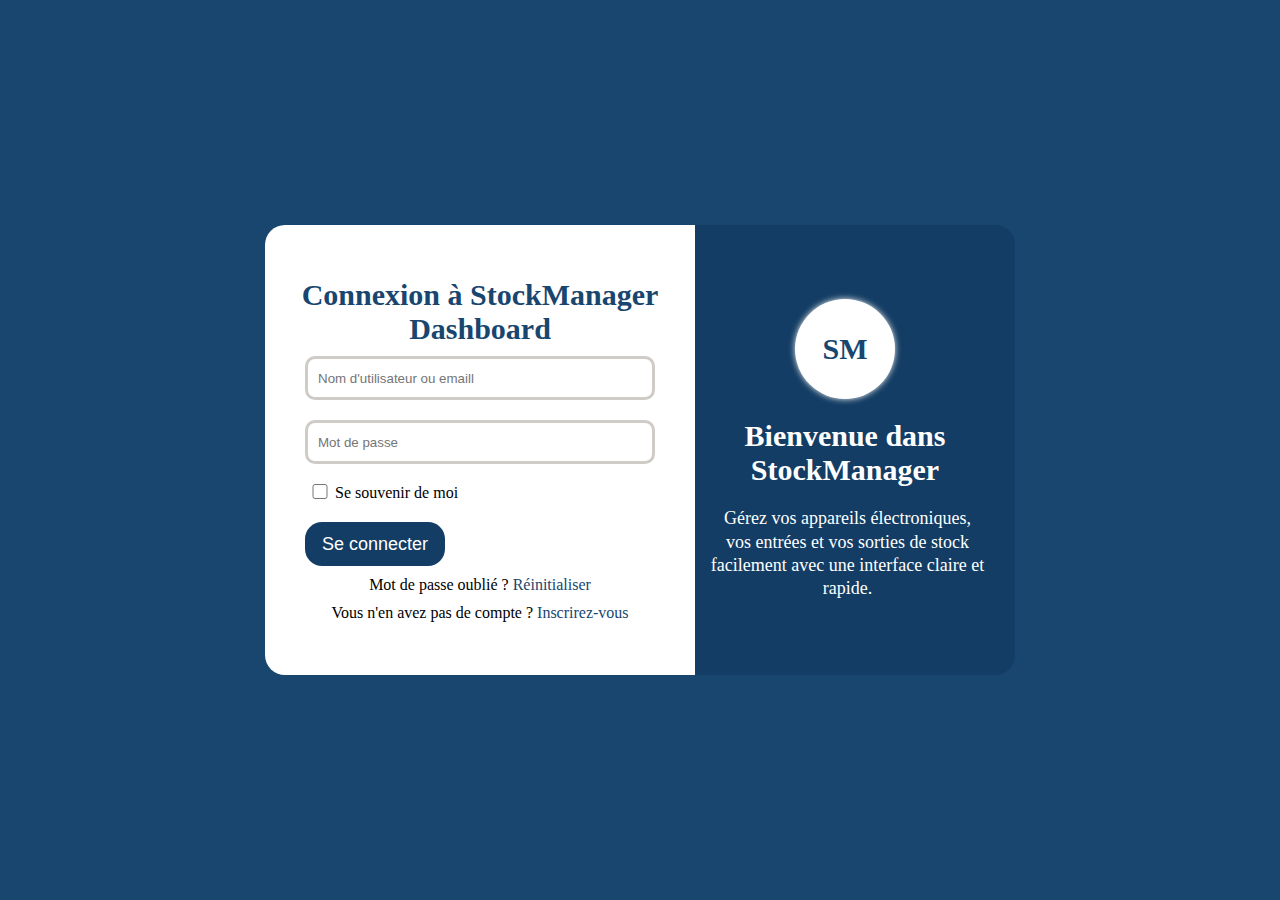
<file: index.html>
<!DOCTYPE html>
<html lang="en">

<head>
    <meta charset="UTF-8">
    <meta name="viewport" content="width=device-width, initial-scale=1.0">
    <title>Dashbord</title>
    <link rel="stylesheet" href="style.css">
</head>

<body>
    <section class="connexion">
        <div class="inscription">
            <h1>Connexion à StockManager Dashboard</h1>
            <form action="" class="login">
                <input type="email" placeholder="Nom d'utilisateur ou emaill" required>
                <input type="password" placeholder="Mot de passe" required>
                <div class="checkbox_type"><input type="checkbox" class="checkbox">
                    <p>Se souvenir de moi</p>
                </div>
                <button type="submit"> <a href="index_table_de_bord.html"> Se connecter </a> </button>
            </form>
            <div class="paragrah">
                <p>Mot de passe oublié ? <a href="#">Réinitialiser</a></p>
                <p>Vous n'en avez pas de compte ? <a href="index_inscription.html">Inscrirez-vous</a></p>
            </div>
        </div>

        <div class="bienvenue">
            <div class="cercle">
                <h1>SM</h1>
            </div>
            <h1>Bienvenue dans StockManager</h1>
            <p>Gérez vos appareils électroniques, vos entrées
                et vos sorties de stock facilement avec une
                interface claire et rapide.</p>
        </div>

    </section>

</body>

</html>
</file>
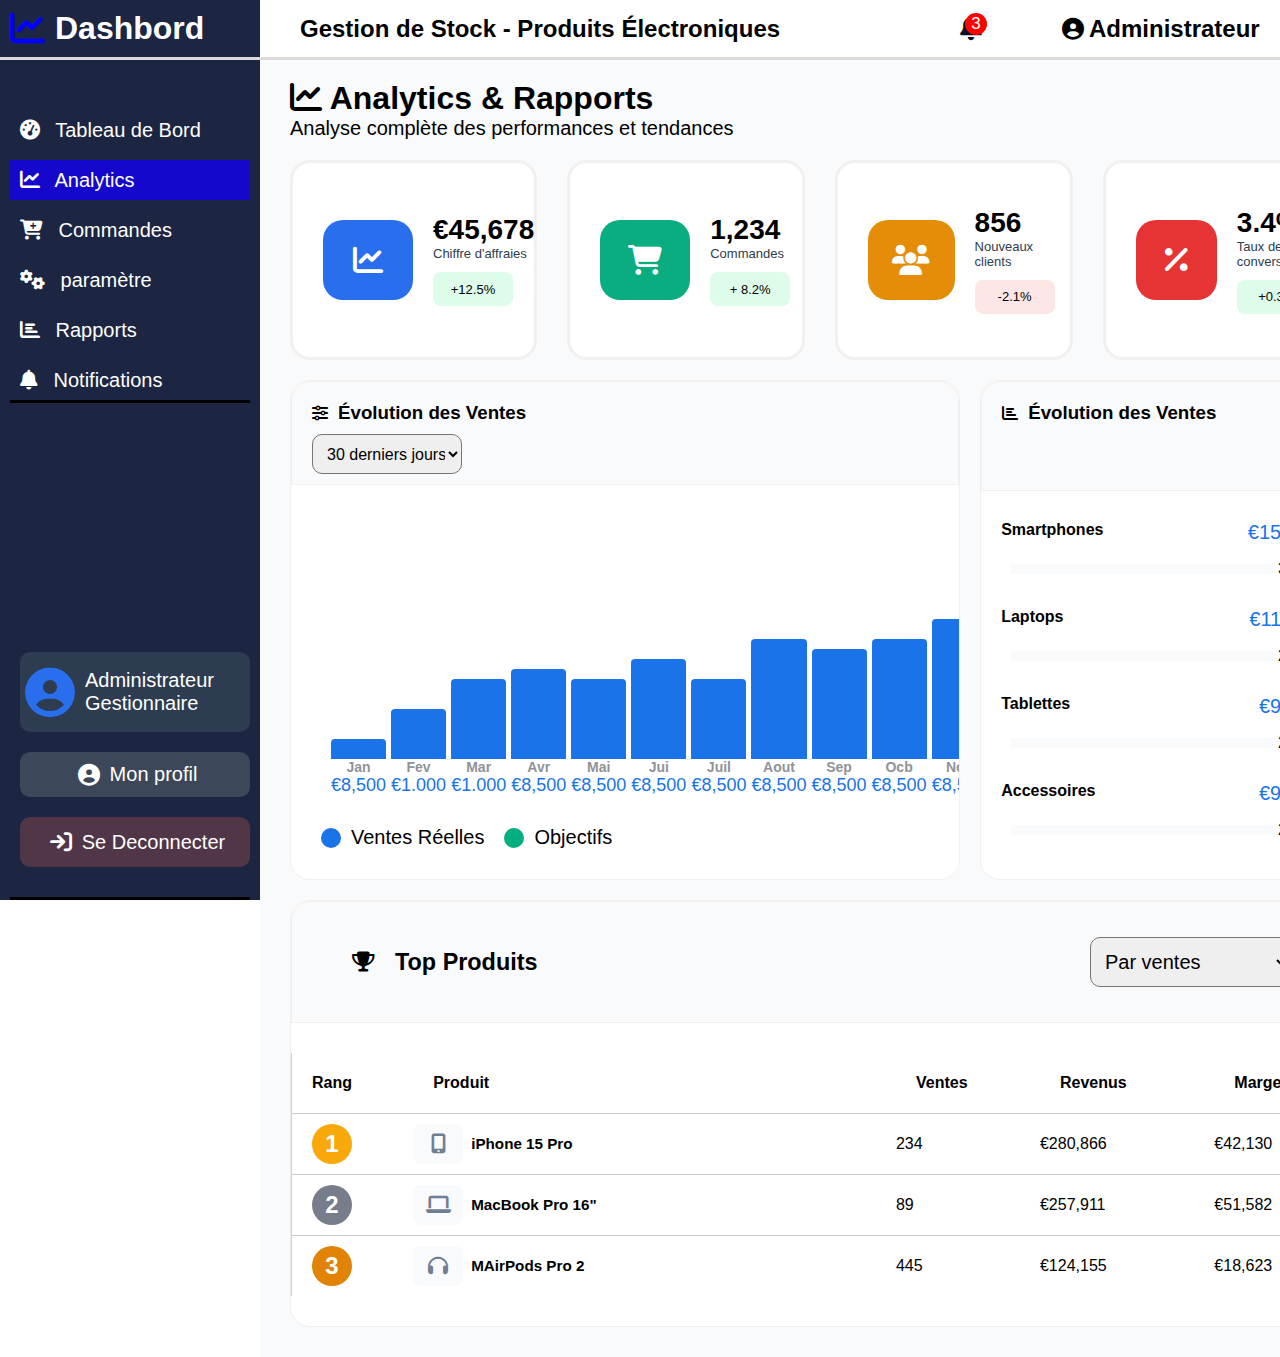
<file: index_analytics.html>
<!DOCTYPE html>
<html lang="fr">

<head>
    <meta charset="UTF-8">
    <meta name="viewport" content="width=device-width, initial-scale=1.0">
    <title>Dashbord</title>
    <link rel="stylesheet" href="style_dashbord_page.css">
    <link rel="stylesheet" href="https://cdnjs.cloudflare.com/ajax/libs/font-awesome/6.5.0/css/all.min.css">
</head>

<body>



    <header>
        <input type="checkbox" id="menu-toggle">
        <label for="menu-toggle" class="menu-icon">
            <span></span>
            <span></span>
            <span></span>
        </label>
        <div class="logo">
            <h2>Gestion de Stock - Produits Électroniques</h2>
            <div class="admins">
                <div class="notif">3</div>
                <div class="notif1"><i class="fa-solid fa-bell"></i></div>
                <div class="icons"><i class="fa-solid fa-circle-user"></i>
                    <h2>Administrateur</h2>
                </div>
            </div>
        </div>
        <nav class="nav-links">
            <div class="menu">
                <i class="fa-solid fa-chart-line"></i>
                <h1>Dashbord</h1>
            </div>
            <div class="menu-acceuil">
                <div class="nav">
                    <a href="index_table_de_bord.html"><i class="fa-solid fa-gauge-high"></i> Tableau de Bord</a>
                    <a href="index_analytics.html" class="bleu_tab"><i class="fa-solid fa-chart-line"></i> Analytics</a>
                    <a href="index_commande.html"><i class="fa-solid fa-cart-plus"></i> Commandes</a>
                    <a href="index_parametre.html"><i class="fa-solid fa-gears"></i> paramètre</a>
                    <a href="index_rapport.html"> <i class="fa-solid fa-chart-bar"></i> Rapports</a>
                    <a href="index_notification.html"><i class="fa-solid fa-bell"></i> Notifications</a>
                </div>

                <div class="sitting">
                    <div class=" admin"> <i class="fa-solid fa-circle-user"></i>
                        <p>Administrateur Gestionnaire</p>
                    </div>
                    <div class=" Profil"> <i class="fa-solid fa-circle-user"></i>
                        <a href="#sultan" id="close">
                            <p>Mon profil</p>
                        </a>
                    </div>
                    <div class=" connecter"> <i class="fa-solid fa-arrow-right-to-bracket"></i><a href="index.html">Se
                            Deconnecter</a></div>
                </div>
            </div>
        </nav>
    </header>
    <section class="Bord_principal">
        <div class="titre">
            <h1><i class="fa-solid fa-chart-line"></i> Analytics & Rapports</h1>
            <p>Analyse complète des performances et tendances</p>
        </div>


        <div class="gestion_analyt">
            <div class="analytic">
                <div class="imoj_chiff1"><i class="fa-solid fa-chart-line"></i></div>
                <div class="vente_1">
                    <!-- <h2>€45,678</h2> -->
                    <div class="chiffre">
                        <div class="chiff_1">
                            <h3>€45,678</h3>
                            <p>Chiffre d'affraies</p>
                        </div>

                        <!-- <div class="chiff_1">
                            <h3>+ 12.5%</h3>
                            <p>vs mois dernier</p>
                        </div> -->
                    </div>
                    <div class="detail_analy_1"> +12.5%</div>
                </div>
            </div>


            <div class="analytic">
                <div class="imoj1_chiff2"><i class="fa-solid fa-cart-shopping"></i></div>
                <div class="vente_1">
                    <!-- <h2>État du stock</h2> -->
                    <div class="chiffre">
                        <div class="chiff_1">
                            <h3>1,234</h3>
                            <p>Commandes</p>
                        </div>

                        <!-- <div class="chiff_1">
                            <h3>23</h3>
                            <p>Stock Total</p>
                        </div> -->
                    </div>
                    <div class="detail_analy_1"> + 8.2%</div>
                </div>
            </div>

            <div class="analytic">
                <div class="imoj1_chiff3"><i class="fa-solid fa-users"></i></div>
                <div class="vente_1">
                    <!-- <h2>Clients</h2> -->
                    <div class="chiffre">
                        <div class="chiff_1">
                            <h3>856</h3>
                            <p>Nouveaux clients</p>
                        </div>

                        <!-- <div class="chiff_1">
                            <h3>2,345</h3>
                            <p>Total clients</p>
                        </div> -->
                    </div>
                    <div class="detail_analy_2"> -2.1%</div>
                </div>
            </div>

            <div class="analytic">
                <div class="imoj1_chiff4"><i class="fa-solid fa-percent"></i></div>
                <div class="vente_1">
                    <!-- <h2>Clients</h2> -->
                    <div class="chiffre">
                        <div class="chiff_1">
                            <h3>3.4%</h3>
                            <p>Taux de conversion</p>
                        </div>

                        <!-- <div class="chiff_1">
                            <h3>2,345</h3>
                            <p>Total clients</p>
                        </div> -->
                    </div>
                    <div class="detail_analy_1"> +0.3%</div>
                </div>
            </div>
        </div>
        <div class="evolution">
            <div class="Tableau_rapport_analyt">
                <div class="historique_evolution ">
                    <div class="evolu_vente">
                        <i class="fa-solid fa-sliders"></i>
                        <h3>Évolution des Ventes</h3>
                    </div>
                    <select name="#" id="">
                        <option value="">30 derniers jours</option>
                        <option value="">29</option>
                        <option value="">28</option>
                        <option value="">27</option>
                        <option value="">25</option>
                    </select>
                </div>
                <!-- <div class="evolut"> -->
                <div class="evolu_system">
                    <div class="diagramm">
                        <div class="jan"></div>
                        <div class="les12_mois">
                            <h4>Jan</h4>
                            <p>€8,500</p>
                        </div>
                    </div>
                    <div class="diagramm">
                        <div class="fev"></div>
                        <div class="les12_mois">
                            <h4>Fev</h4>
                            <p>€1.000</p>
                        </div>
                    </div>
                    <div class="diagramm">
                        <div class="mar"></div>
                        <div class="les12_mois">
                            <h4>Mar</h4>
                            <p>€1.000</p>
                        </div>
                    </div>
                    <div class="diagramm">
                        <div class="avr"></div>
                        <div class="les12_mois">
                            <h4>Avr</h4>
                            <p>€8,500</p>
                        </div>
                    </div>
                    <div class="diagramm">
                        <div class="mai"></div>
                        <div class="les12_mois">
                            <h4>Mai</h4>
                            <p>€8,500</p>
                        </div>
                    </div>
                    <div class="diagramm">
                        <div class="jun"></div>
                        <div class="les12_mois">
                            <h4>Jui</h4>
                            <p>€8,500</p>
                        </div>
                    </div>
                    <div class="diagramm">
                        <div class="juil"></div>
                        <div class="les12_mois">
                            <h4>Juil</h4>
                            <p>€8,500</p>
                        </div>
                    </div>
                    <div class="diagramm">
                        <div class="aut"></div>
                        <div class="les12_mois">
                            <h4>Aout</h4>
                            <p>€8,500</p>
                        </div>
                    </div>
                    <div class="diagramm">
                        <div class="sep"></div>
                        <div class="les12_mois">
                            <h4>Sep</h4>
                            <p>€8,500</p>
                        </div>
                    </div>
                    <div class="diagramm">
                        <div class="oct"></div>
                        <div class="les12_mois">
                            <h4>Ocb</h4>
                            <p>€8,500</p>
                        </div>
                    </div>
                    <div class="diagramm">
                        <div class="nov"></div>
                        <div class="les12_mois">
                            <h4>Nov</h4>
                            <p>€8,500</p>
                        </div>
                    </div>
                    <div class="diagramm">
                        <div class="dec"></div>
                        <div class="les12_mois">
                            <h4>Dec</h4>
                            <p>€8,500</p>
                        </div>
                    </div>
                </div>

                <!-- <div class="evolu_system"> -->

                <!-- </div> -->


                <!-- </div> -->
                <div class="bleu_roug">
                    <div class="ron">
                        <div class="bleu"></div>
                        <p>Ventes Réelles</p>
                    </div>
                    <div class="ron">
                        <div class="vert"></div>
                        <p>Objectifs</p>
                    </div>
                </div>
            </div>

            <div class="Tableau_rapport_analyt_1">
                <div class="historique_evolution ">
                    <div class="evolu_vente">
                        <i class="fa-solid fa-chart-bar"></i>
                        <h3>Évolution des Ventes</h3>
                    </div>
                </div>
                <div class="pourcentage_base">
                    <div class="smartph">
                        <h4>Smartphones</h4>
                        <p>€15,980</p>
                    </div>
                    <div class="pourc">
                        <div class="pourcentage"></div>
                        35%
                    </div>
                </div>
                <div class="pourcentage_base">
                    <div class="smartph">
                        <h4>Laptops</h4>
                        <p>€11,415</p>
                    </div>
                    <div class="pourc">
                        <div class="pourcentage"></div>
                        25%
                    </div>
                </div>
                <div class="pourcentage_base">
                    <div class="smartph">
                        <h4>Tablettes</h4>
                        <p>€9,132</p>
                    </div>
                    <div class="pourc">
                        <div class="pourcentage"></div>
                        20%
                    </div>
                </div>
                <div class="pourcentage_base">
                    <div class="smartph">
                        <h4>Accessoires</h4>
                        <p>€9,132</p>
                    </div>
                    <div class="pourc">
                        <div class="pourcentage"></div>
                        20%
                    </div>
                </div>
            </div>
        </div>

        <div class="Tableau_rapport">

            <!-- <div class="mar_tab"> -->
            <div class="historique_an">
                <div class="histo">
                    <i class="fa-solid fa-trophy"></i>
                    <h3>Top Produits</h3>
                </div>

                <div class="tab_rap">
                    <select name="#" id="#">
                        <option value="espagne">Par ventes</option>
                        <option value="royaume-uni">Par revenus</option>
                        <option value="canada">par marge</option>
                    </select>

                </div>
            </div>
            <!-- </div> -->

            <table class="tableau_analy">
                <thead>
                    <tr>
                        <th>Rang</th>
                        <th>Produit</th>
                        <th>Ventes</th>
                        <th>Revenus</th>
                        <th>Marge</th>
                    </tr>
                </thead>
                <tbody>
                    <tr>
                        <td>
                            <div class="orange">
                                <h2>1</h2>
                            </div>
                        </td>
                        <td>
                            <div class="cards_">
                                <div class="imoj"><i class="fa-solid fa-mobile-screen-button"></i></div>
                                <div class="cards1">
                                    <h3>iPhone 15 Pro</h3>
                                </div>
                            </div>
                        </td>
                        <td>234</td>
                        <td>€280,866</td>
                        <td>€42,130</td>
                    </tr>
                    <tr>
                        <td>
                            <div class="orange1">
                                <h2>2</h2>
                            </div>
                        </td>
                        <td>
                            <div class="cards_">
                                <div class="imoj"><i class="fa-solid fa-laptop"></i></div>
                                <div class="cards1">
                                    <h3>MacBook Pro 16"</h3>
                                </div>
                            </div>
                        </td>
                        <td>89</td>
                        <td>€257,911</td>
                        <td>€51,582</td>
                    </tr>
                    <tr class="ter1">
                        <td>
                            <div class="orange2">
                                <h2>3</h2>
                            </div>
                        </td>
                        <td>
                            <div class="cards_">
                                <div class="imoj"><i class="fa-solid fa-headphones"></i></div>
                                <div class="cards1">
                                    <h3>MAirPods Pro 2</h3>
                                </div>
                            </div>
                        </td>
                        <td>445</td>
                        <td>€124,155</td>
                        <td>€18,623</td>
                    </tr>
                </tbody>
            </table>
        </div>

    </section>

    <div class="profile" id="sultan">

        <div class="mon_profile">
            <div class="card_users">
                <div class="user">
                    <i class="fa-solid fa-circle-user"></i>
                    <h3>Mon Profil</h3>
                </div>
                <a href="#close"><i class="fa-solid fa-xmark"></i></a>
            </div>

            <div class="photo">
                <div class="ron_im">
                    <i class="fa-solid fa-user"></i>
                </div>
                <div class="tope">
                    <h3>Changer la Photo</h3>
                </div>
            </div>

            <div class="input_inscrip">
                <div>
                    <label for="Toutes">Statut : </label><br>
                    <input type="text" placeholder="Administrateur" class="Nom">
                </div>
                <div>
                    <label for="Toutes">Statut : </label><br>
                    <input type="text" placeholder="Jean" class="Nom">
                </div>
            </div>
            <div class="input_inscrip">
                <div>
                    <label for="Toutes">Statut : </label><br>
                    <input type="email" placeholder="admin@dashboard.com" class="Nom">
                </div>
                <div>
                    <label for="Toutes">Statut : </label><br>
                    <input type="text" placeholder="+33 6 12 34 56 78" class="Nom">
                </div>
            </div>

            <div class="role">
                <div>
                    <label for="Toutes">Statut : </label><br>
                    <input type="text" placeholder="Gestionnaire" class="role1">
                </div>
                <div>
                    <label for="Toutes">Statut : </label><br>
                    <input type="text" placeholder="15 Janvier 2024 à 14:30" class="role1">
                </div>
            </div>

            <div class="save">
                <div class="close">
                    <p> Fermer</p>
                </div>

                <div class="sauve">
                    <p>Sauvegarder</p>
                </div>

            </div>
        </div>
    </div>

</body>

</html>
</file>
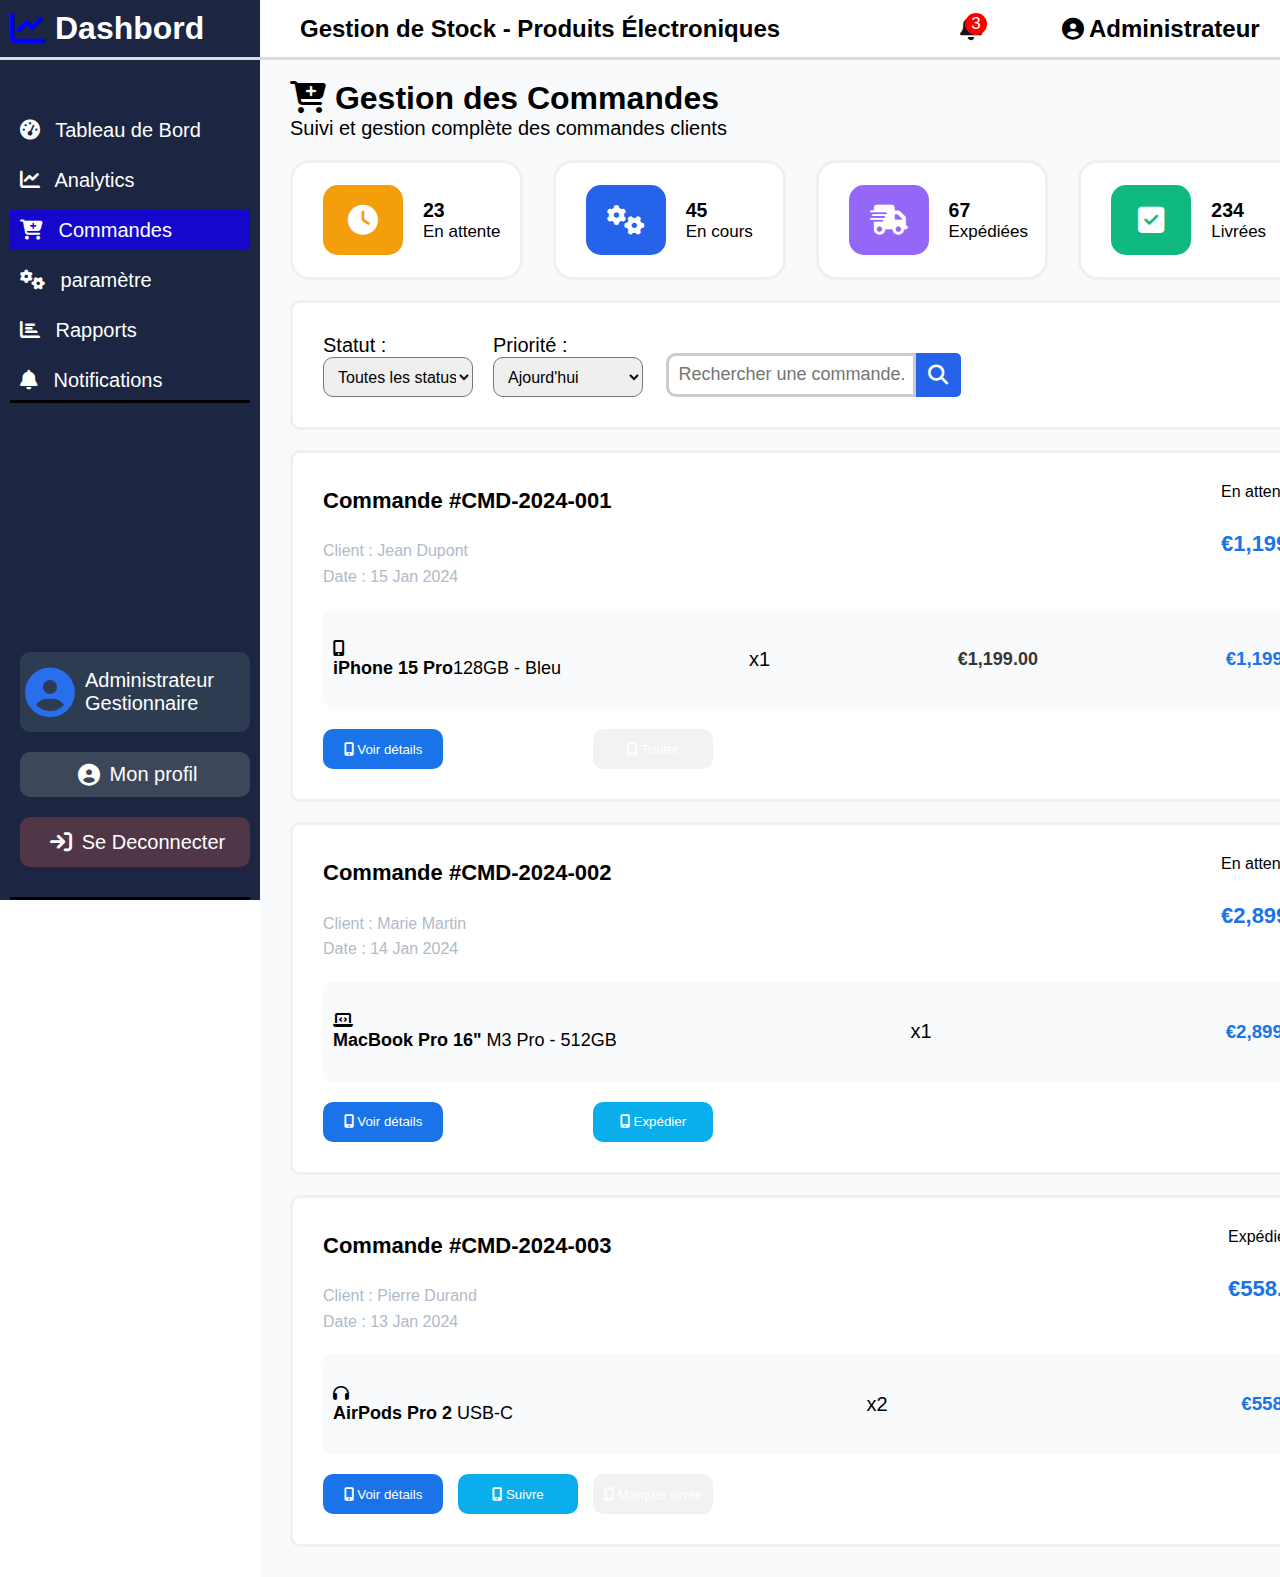
<file: index_commande.html>
<!DOCTYPE html>
<html lang="fr">

<head>
    <meta charset="UTF-8">
    <meta name="viewport" content="width=device-width, initial-scale=1.0">
    <title>Dashbord</title>
    <link rel="stylesheet" href="style_dashbord_page.css">
    <link rel="stylesheet" href="https://cdnjs.cloudflare.com/ajax/libs/font-awesome/6.5.0/css/all.min.css">
</head>

<body>
    <header>
        <input type="checkbox" id="menu-toggle">
        <label for="menu-toggle" class="menu-icon">
            <span></span>
            <span></span>
            <span></span>
        </label>
        <div class="logo">
            <h2>Gestion de Stock - Produits Électroniques</h2>
            <div class="admins">
                <div class="notif">3</div>
                <div class="notif1"><i class="fa-solid fa-bell"></i></div>
                <div class="icons"><i class="fa-solid fa-circle-user"></i>
                    <h2>Administrateur</h2>
                </div>
            </div>
        </div>

        <nav class="nav-links">

            <div class="menu">
                <i class="fa-solid fa-chart-line"></i>
                <h1>Dashbord</h1>
            </div>

            <div class="menu-acceuil">
                <div class="nav">
                    <a href="index_table_de_bord.html"><i class="fa-solid fa-gauge-high"></i> Tableau de Bord</a>
                    <a href="index_analytics.html"><i class="fa-solid fa-chart-line"></i> Analytics</a>
                    <a href="index_commande.html" class="bleu_tab"><i class="fa-solid fa-cart-plus"></i> Commandes</a>
                    <a href="index_parametre.html"><i class="fa-solid fa-gears"></i> paramètre</a>
                    <a href="index_rapport.html"> <i class="fa-solid fa-chart-bar"></i> Rapports</a>
                    <a href="index_notification.html"><i class="fa-solid fa-bell"></i> Notifications</a>
                </div>

                <div class="sitting">
                    <div class=" admin"> <i class="fa-solid fa-circle-user"></i>
                        <p>Administrateur Gestionnaire</p>
                    </div>
                    <div class=" Profil"> <i class="fa-solid fa-circle-user"></i>
                        <a href="#sultan" id="close">
                            <p>Mon profil</p>
                        </a>
                    </div>
                    <div class=" connecter"> <i class="fa-solid fa-arrow-right-to-bracket"></i><a href="index.html">Se
                            Deconnecter</a></div>
                </div>
            </div>

        </nav>
    </header>
    <section class="Bord_principal">
        <div class="titre">
            <h1><i class="fa-solid fa-cart-plus"></i> Gestion des Commandes</h1>
            <p>Suivi et gestion complète des commandes clients</p>
        </div>
        <div class="gestion">
            <div class="cards_notif">
                <div class="imoj1_notif"><i class="fa-solid fa-clock"></i></div>
                <div class="cards1">
                    <h2>23</h2>
                    <p>En attente</p>
                </div>
            </div>

            <div class="cards_notif">
                <div class="imoj2_notif"><i class="fa-solid fa-gears"></i></div>
                <div class="cards1">
                    <h2>45</h2>
                    <p>En cours</p>
                </div>
            </div>

            <div class="cards_notif">
                <div class="imoj3_notif"><i class="fa-solid fa-truck-fast"></i></div>
                <div class="cards1">
                    <h2>67</h2>
                    <p>Expédiées</p>
                </div>
            </div>

            <div class="cards_notif">
                <div class="imoj4_notif"><i class="fa-solid fa-square-check"></i></div>
                <div class="cards1">
                    <h2>234</h2>
                    <p>Livrées</p>
                </div>
            </div>
        </div>

        <div class="filtre">
            <div class="type">
                <label for="Toutes">Statut : </label><br>
                <select name="Toutes" id="Toutes">
                    <option value="Toutes">Toutes les status </option>
                    <option value="Non lues">Non lues</option>
                    <option value="lues">Lues</option>
                </select>
            </div>

            <div class="type">
                <label for="Toutes">Priorité : </label><br>
                <select name="Toutes" id="Toutes">
                    <option value="Toutes">Ajourd'hui</option>
                    <option value="Urgent">Urgent</option>
                    <option value="Haute">Haute</option>
                    <option value="Moyenne">Moyenne</option>
                    <option value="basse">Basse</option>
                </select>
            </div>

            <div class="recher_input-test">
                <input class="rech" type="text" placeholder="Rechercher une commande.">

                <div class="input-icon">
                    <i class="fa-solid fa-magnifying-glass"></i>
                </div>
            </div>


        </div>

        <div class="CDM">
            <div class="CD">
                <div class="CDM-1">
                    <h4>Commande #CMD-2024-001</h4>
                    <div class="CDM-1">
                        <h5>Client : Jean Dupont <br>Date : 15 Jan 2024</h5>
                    </div>
                </div>
                <div class="CDM-2">
                    <p>En attente</p>
                    <h6>€1,199.00</h6>
                </div>
            </div>

            <div class="iphon-15">
                <div class="Iph_15">
                    <i class="fa-solid fa-mobile-screen-button"></i>
                    <p><strong>iPhone 15 Pro</strong>128GB - Bleu</p>
                </div>
                <p>x1</p>
                <h2>€1,199.00</h2>
                <h3>€1,199.00</h3>
            </div>
            <div class="les_detail">
                <a href="#sultan_blh" id="fermer">
                    <button type="submit">
                        <i class="fa-solid fa-mobile-screen-button"></i> Voir détails
                    </button>
                </a>

                <a href="#sultan_B">
                    <button class="btn" type="submit">
                        <i class="fa-solid fa-mobile-screen-button"></i>
                        Modifier
                    </button>
                </a>
                <button class="btn1" type="submit">
                    <i class="fa-solid fa-mobile-screen-button"></i>
                    Traiter
                </button>

            </div>
        </div>

        <div class="CDM">
            <div class="CD">
                <div class="CDM-1">
                    <h4>Commande #CMD-2024-002</h4>
                    <div class="CDM-1">
                        <h5>Client : Marie Martin <br>Date : 14 Jan 2024</h5>
                    </div>
                </div>
                <div class="CDM-2">
                    <p>En attente</p>
                    <h6>€2,899.00</h6>
                </div>
            </div>
            <div class="iphon-15">
                <div class="Iph_15">
                    <i class="fa-solid fa-laptop-code"></i>
                    <p><strong>MacBook Pro 16"</strong> M3 Pro - 512GB</p>
                </div>
                <p>x1</p>
                <!-- <h2>€1,199.00</h2> -->
                <h3>€2,899.00</h3>
            </div>
            <div class="les_detail">
                <a href="#sultan_blh" id="fermer">
                    <button type="submit">
                        <i class="fa-solid fa-mobile-screen-button"></i> Voir détails
                    </button>
                </a>

                <a href="#sultan_B">
                    <button class="btn" type="submit">
                        <i class="fa-solid fa-mobile-screen-button"></i>
                        Modifier
                    </button>
                </a>
                <button class="btn-expedier" type="submit">
                    <i class="fa-solid fa-mobile-screen-button"></i>
                    Expédier
                </button>

            </div>
        </div>

        <div class="CDM">

            <div class="CD">
                <div class="CDM-1">
                    <h4>Commande #CMD-2024-003</h4>
                    <div class="CDM-1">
                        <h5>Client : Pierre Durand <br>Date : 13 Jan 2024</h5>
                    </div>
                </div>
                <div class="CDM-2">
                    <p>Expédier</p>
                    <h6>€558.00</h6>
                </div>
            </div>
            <div class="iphon-15">
                <div class="Iph_15">
                    <i class="fa-solid fa-headphones"></i>
                    <p><strong>AirPods Pro 2</strong> USB-C</p>
                </div>
                <p>x2</p>
                <!-- <h2>€1,199.00</h2> -->
                <h3>€558.00</h3>
            </div>


            <div class="les_detail">
                <a href="#sultan_blh" id="fermer">
                    <button type="submit">
                        <i class="fa-solid fa-mobile-screen-button"></i> Voir détails
                    </button>
                </a>
                <button class="btn-expedier" type="submit">
                    <i class="fa-solid fa-mobile-screen-button"></i>
                    Suivre
                </button>
                <button class="btn1" type="submit">
                    <i class="fa-solid fa-mobile-screen-button"></i>
                    Marquer livrée
                </button>

            </div>
        </div>


    </section>

    <div class="profile" id="sultan">

        <div class="mon_profile">
            <div class="card_users">
                <div class="user">
                    <i class="fa-solid fa-circle-user"></i>
                    <h3>Mon Profil</h3>
                </div>
                <a href="#close"><i class="fa-solid fa-xmark"></i></a>
            </div>

            <div class="photo">
                <div class="ron_im">
                    <i class="fa-solid fa-user"></i>
                </div>
                <div class="tope">
                    <h3>Changer la Photo</h3>
                </div>
            </div>

            <div class="input_inscrip">
                <div>
                    <label for="Toutes">Statut : </label><br>
                    <input type="text" placeholder="Administrateur" class="Nom">
                </div>
                <div>
                    <label for="Toutes">Statut : </label><br>
                    <input type="text" placeholder="Jean" class="Nom">
                </div>
            </div>
            <div class="input_inscrip">
                <div>
                    <label for="Toutes">Statut : </label><br>
                    <input type="email" placeholder="admin@dashboard.com" class="Nom">
                </div>
                <div>
                    <label for="Toutes">Statut : </label><br>
                    <input type="text" placeholder="+33 6 12 34 56 78" class="Nom">
                </div>
            </div>

            <div class="role">
                <div>
                    <label for="Toutes">Statut : </label><br>
                    <input type="text" placeholder="Gestionnaire" class="role1">
                </div>
                <div>
                    <label for="Toutes">Statut : </label><br>
                    <input type="text" placeholder="15 Janvier 2024 à 14:30" class="role1">
                </div>
            </div>

            <div class="save">
                <div class="close">
                    <p> Fermer</p>
                </div>

                <div class="sauve">
                    <p>Sauvegarder</p>
                </div>

            </div>
        </div>
    </div>

    <div class="les_detai" id="sultan_blh">
        <div class="CMD-Detail">
            <div class="detail_1">
                <i class="fa-solid fa-eye"></i>
                <h2>Détails de la Commande</h2>
            </div>

            <main class="CDM-main">
                <div class="det">
                    <h4>Informations Commande</h4>
                    <div class="detail_2">
                        <div class="detail_2_1">
                            <p>Numero de commande.</p>
                            <h3>Commande #CMD-2024-002</h3>
                        </div>

                        <div class="detail_2_2">
                            <p>Date de commande:</p>
                            <h3>14 Jan 2024</h3>
                        </div>
                    </div>

                    <div class="detail_2">
                        <div class="detail_2_1">
                            <p>Statut:</p>
                            <h3>En cours</h3>
                        </div>

                        <div class="detail_2_2">
                            <p>Total :</p>
                            <h3>€2,899.00</h3>
                        </div>
                    </div>

                </div>

                <div class="det">
                    <h4>Informations Client</h4>
                    <div class="detail_2">
                        <div class="detail_2_1">
                            <p>Nom :</p>
                            <h3>Marie Martin</h3>
                        </div>

                        <div class="detail_2_2">
                            <p>Email :</p>
                            <h3>jean.dupont@email.com</h3>
                        </div>
                    </div>

                    <div class="detail_2">
                        <div class="detail_2_1">
                            <p>Téléphone:</p>
                            <h3>+33 6 12 34 56 78</h3>
                        </div>

                        <div class="detail_2_2">
                            <p>Adresse :</p>
                            <h3>123 Rue de la Paix, 75001 Paris</h3>
                        </div>
                    </div>

                </div>

                <div class="det">
                    <h4>Articles Commandés</h4>
                    <div class="mobile">
                        <div class="detail_2_mobile">
                            <div class="detail_mobil">
                                <i class="fa-solid fa-mobile-screen-button"></i>
                                <p>1</p>
                            </div>
                            <p>iPhone 15 Pro 128GB - Bleu</p>
                        </div>

                        <div class="detail_2_mobile">
                            <div class="prix">
                                <h3>€1,199.00</h3>
                                <h2>€1,199.00</h2>
                            </div>
                        </div>
                    </div>
                </div>
            </main>
            <footer class="impression">
                <a href="#fermer">
                    <div class="Fermer">
                        <h3>Fermer</h3>
                    </div>
                </a>
                <div class="imprimer">
                    <h3>imprimer</h3>
                </div>
            </footer>
        </div>
    </div>

    <div class="Modifier" id="sultan_B">

        <div class="modifi">
            <div class="detail_1">
                <i class="fa-solid fa-pen-to-square"></i>
                <h2>Modifier la Commande</h2>
            </div>

            <main class="CDM-main">
                <div class="det">
                    <h4>Statut de la commande</h4>

                    <div class="detail_2">
                        <div class="CDM-statut">
                            <label for="#">Statut : </label><br>
                            <select name="En cours" id="#">
                                <option value="En cours">En cours</option>
                                <option value="Urgent">Urgent</option>
                                <option value="Haute">Haute</option>
                                <option value="Moyenne">Moyenne</option>
                                <option value="basse">Basse</option>
                            </select>
                        </div>
                    </div>

                </div>

                <div class="det">
                    <h4>Informations de livraison</h4>
                    <div class="detail_2">
                        <div class="CDM-adresse">
                            <label for="#">Adresse de livraison</label><br>
                            <textarea name="Adresse" id="Adresse"
                                placeholder="123 Rue de la Paix, 75001 Paris"> </textarea>
                        </div>
                    </div>

                    <div class="detail_2">
                        <div class="CDM-date">
                            <label for="#">Statut : </label><br>
                            <input type="date" placeholder="">
                        </div>
                    </div>
                </div>
                <div class="det">
                    <h4>Notes</h4>
                    <div class="detail_2">
                        <div class="CDM-adresse">
                            <label for="#">Notes internes:</label><br>
                            <textarea name="Adresse" id="Adresse"
                                placeholder="123 Rue de la Paix, 75001 Paris"> </textarea>
                        </div>
                    </div>

                    <div class="detail_2">
                        <div class="CDM-date">
                            <label for="#">Statut : </label><br>
                            <input type="date" placeholder="">
                        </div>
                    </div>
                </div>


            </main>





            <footer class="impression">
                <a href="#fermer">
                    <div class="Fermer">
                        <h3>Annuler</h3>
                    </div>
                </a>
                <div class="Sauvegarder">
                    <h3>Sauvegarder</h3>
                </div>
            </footer>



        </div>

    </div>




</body>

</html>
</file>
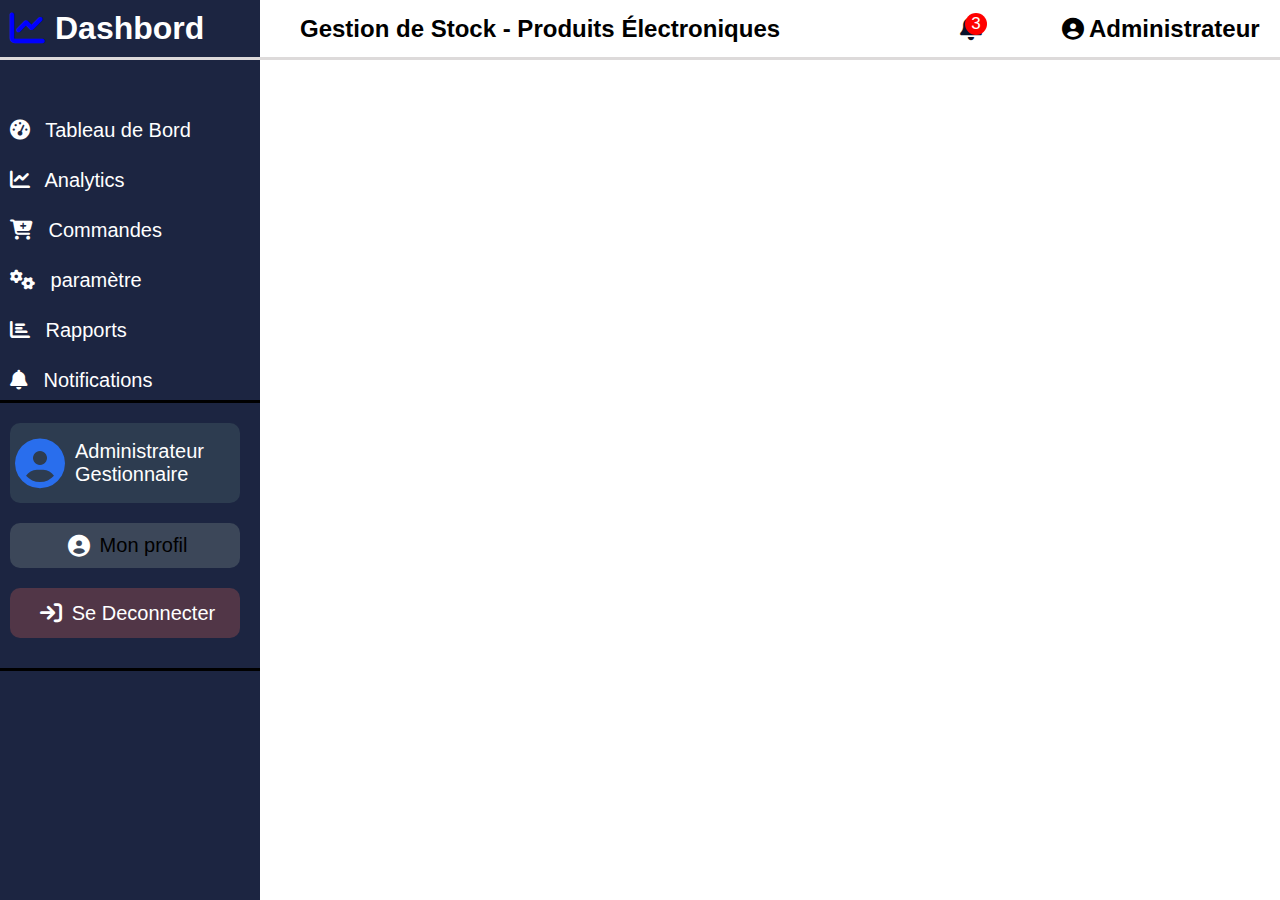
<file: index_dashbord_page.html>
<!DOCTYPE html>
<html lang="fr">

<head>
  <meta charset="UTF-8">
  <meta name="viewport" content="width=device-width, initial-scale=1.0">
  <title>Dashbord</title>
  <link rel="stylesheet" href="style_dashbord_page.css">
  <link rel="stylesheet" href="https://cdnjs.cloudflare.com/ajax/libs/font-awesome/6.5.0/css/all.min.css">
</head>

<body>
  <header>
    <input type="checkbox" id="menu-toggle">
    <label for="menu-toggle" class="menu-icon">
      <span></span>
      <span></span>
      <span></span>
    </label>
    <div class="logo">
      <h2>Gestion de Stock - Produits Électroniques</h2>
      <div class="admins">
        <div class="notif">3</div>
        <div class="notif1"><i class="fa-solid fa-bell"></i></div>
        <div class="icons"><i class="fa-solid fa-circle-user"></i>
          <h2>Administrateur</h2>
        </div>
      </div>
    </div>

    <nav class="nav-links">
      <div class="menu">
        <i class="fa-solid fa-chart-line"></i>
        <h1>Dashbord</h1>
      </div>
      <div class="nav">
        <a href="#"><i class="fa-solid fa-gauge-high"></i> Tableau de Bord</a>
        <a href="#"><i class="fa-solid fa-chart-line"></i> Analytics</a>
        <a href="#"><i class="fa-solid fa-cart-plus"></i> Commandes</a>
        <a href="#"><i class="fa-solid fa-gears"></i> paramètre</a>
        <a href="#"> <i class="fa-solid fa-chart-bar"></i> Rapports</a>
        <a href="#"><i class="fa-solid fa-bell"></i> Notifications</a>
      </div>

      <div class="sitting">
        <div class=" admin"> <i class="fa-solid fa-circle-user"></i>
          <p>Administrateur Gestionnaire</p>
        </div>
        <div class=" Profil"> <i class="fa-solid fa-circle-user"></i>
          <p>Mon profil</p>
        </div>
        <div class=" connecter"> <i class="fa-solid fa-arrow-right-to-bracket"></i><a href="index.html">Se
            Deconnecter</a></div>
      </div>
    </nav>
  </header>

  <section class="test">
    <p>bonjour la famille</p>

  </section>

</body>

</html>
</file>
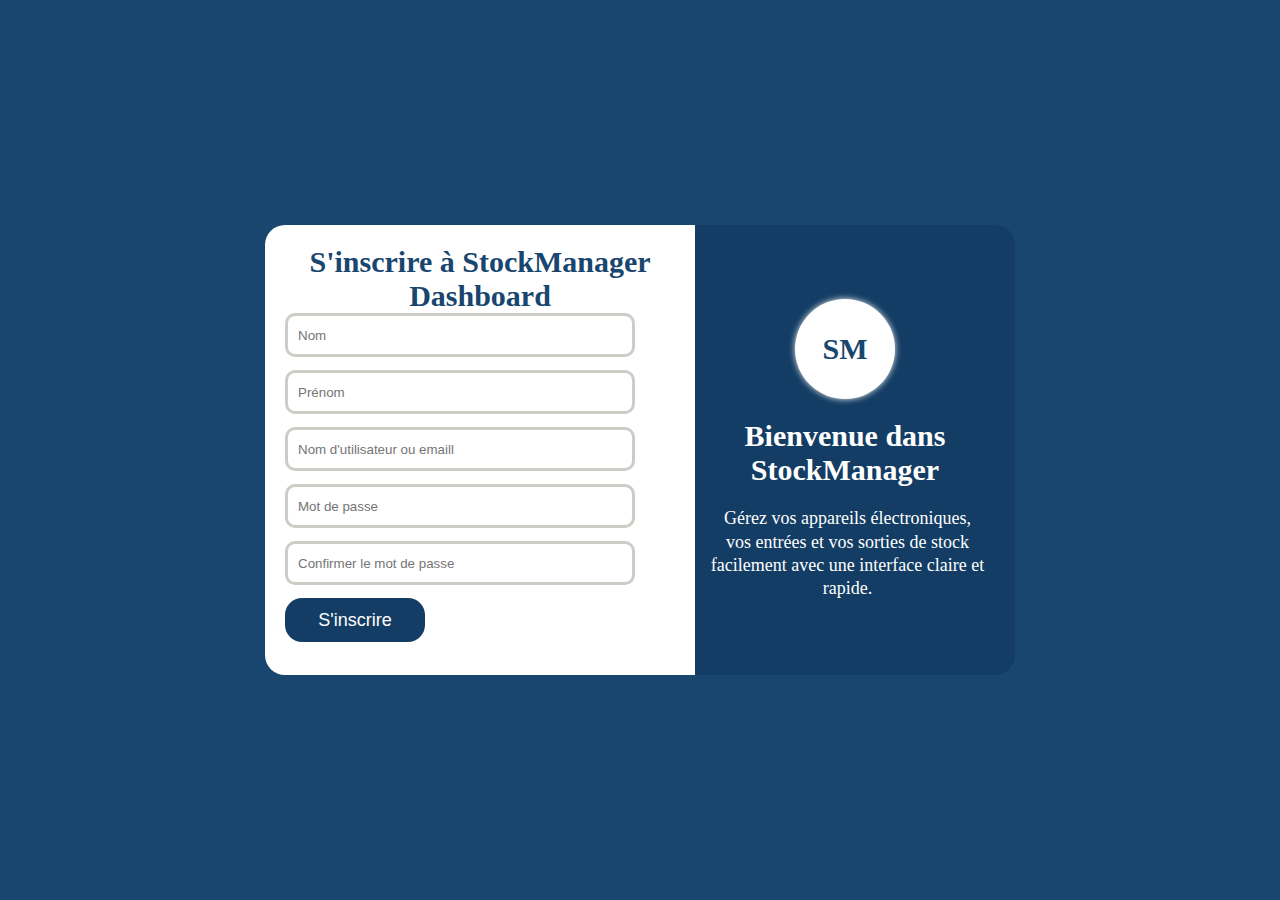
<file: index_inscription.html>
<!DOCTYPE html>
<html lang="en">

<head>
    <meta charset="UTF-8">
    <meta name="viewport" content="width=device-width, initial-scale=1.0">
    <title>Dashbord</title>
    <link rel="stylesheet" href="style.css">
</head>

<body>
    <section class="connexion">
        <div class="inscription_1">
            <h1>S'inscrire à StockManager Dashboard</h1>
            <form action="" class="login_1">
                <input type="text" placeholder="Nom" required>
                <input type="text" placeholder="Prénom" required>
                <input type="email" placeholder="Nom d'utilisateur ou emaill" required>
                <input type="password" placeholder="Mot de passe" required>
                <input type="password" placeholder="Confirmer le mot de passe" required>
                <button type="submit">S'inscrire</button>
            </form>
        </div>

        <div class="bienvenue">
            <div class="cercle">
                <h1>SM</h1>
            </div>
            <h1>Bienvenue dans StockManager</h1>
            <p>Gérez vos appareils électroniques, vos entrées
                et vos sorties de stock facilement avec une
                interface claire et rapide.</p>
        </div>

    </section>

</body>

</html>
</file>
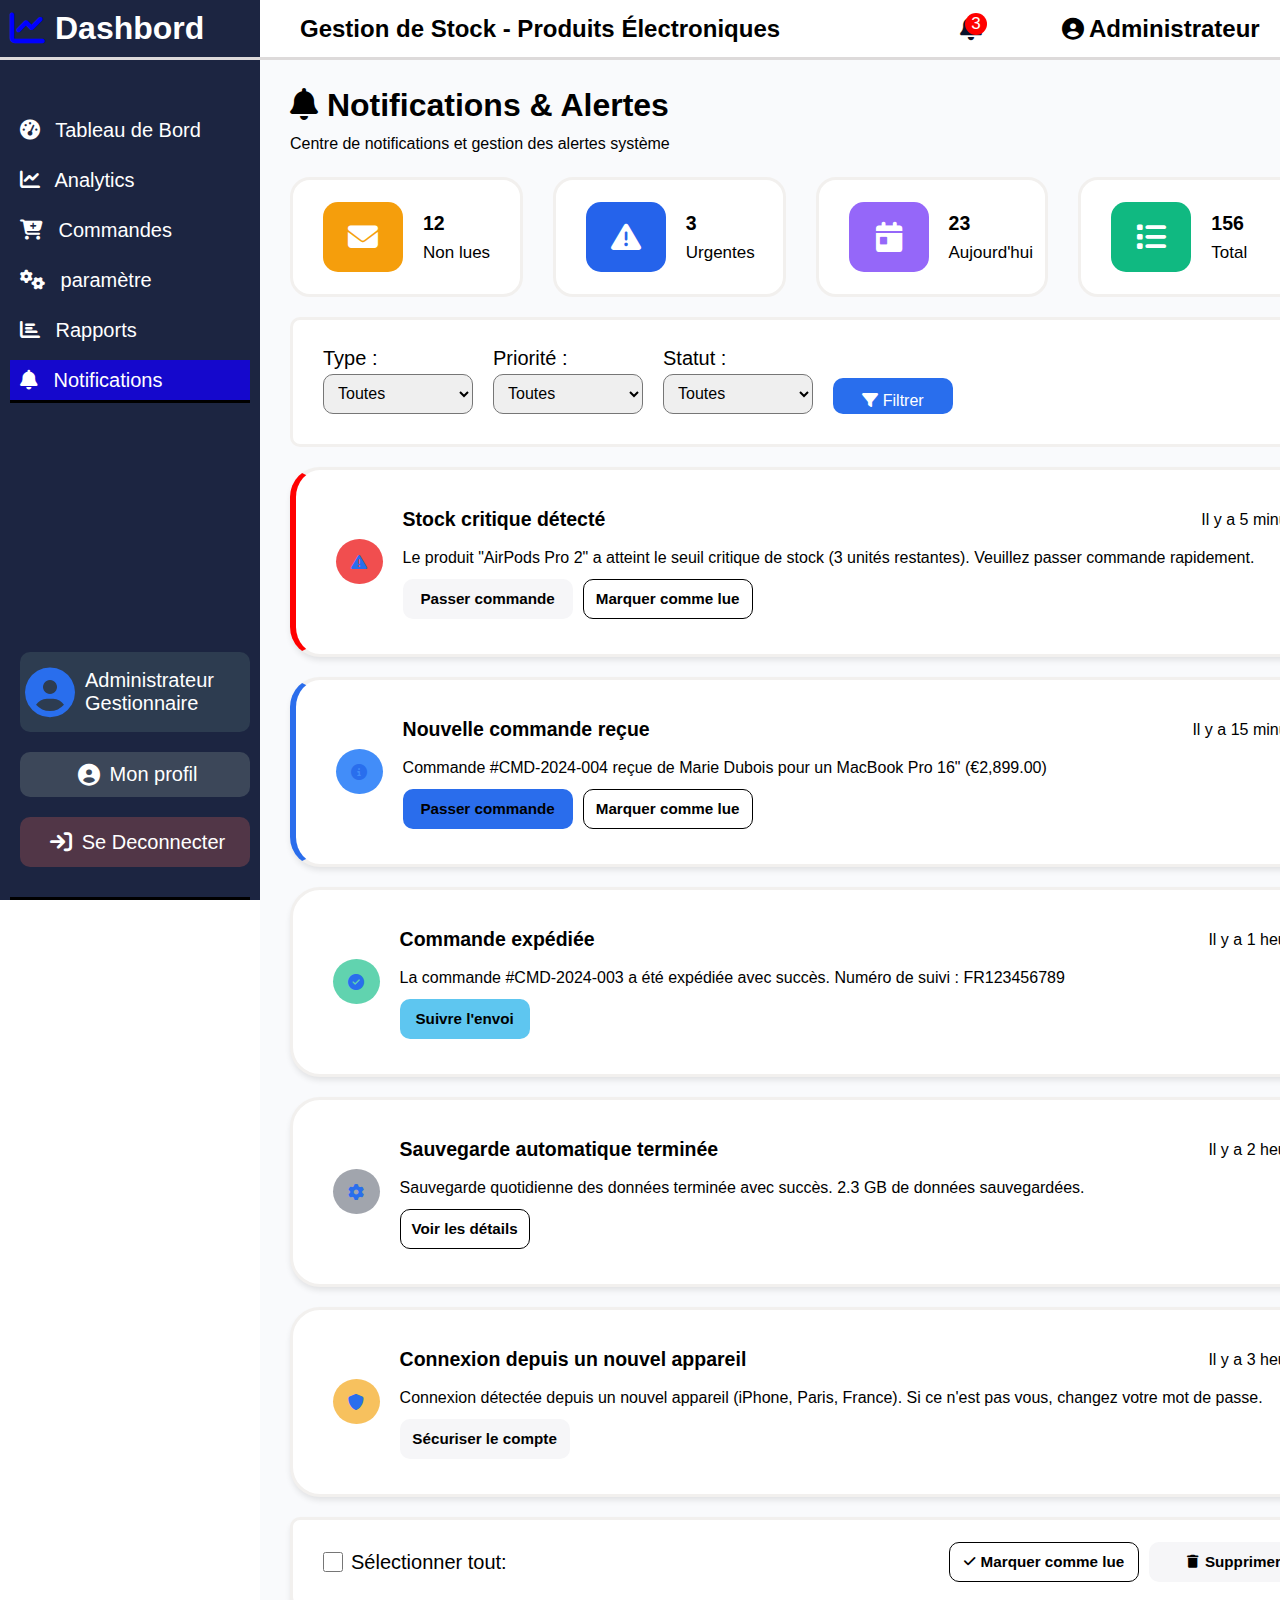
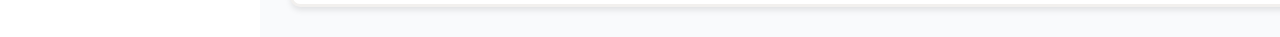
<file: index_notification.html>
<!DOCTYPE html>
<html lang="fr">

<head>
    <meta charset="UTF-8">
    <meta name="viewport" content="width=device-width, initial-scale=1.0">
    <title>Dashbord</title>
    <link rel="stylesheet" href="style_dashbord_page.css">
    <link rel="stylesheet" href="https://cdnjs.cloudflare.com/ajax/libs/font-awesome/6.5.0/css/all.min.css">
</head>

<body>
    <header>
        <input type="checkbox" id="menu-toggle">
        <label for="menu-toggle" class="menu-icon">
            <span></span>
            <span></span>
            <span></span>
        </label>
        <div class="logo">
            <h2>Gestion de Stock - Produits Électroniques</h2>
            <div class="admins">
                <div class="notif">3</div>
                <div class="notif1"><i class="fa-solid fa-bell"></i></div>
                <div class="icons"><i class="fa-solid fa-circle-user"></i>
                    <h2>Administrateur</h2>
                </div>
            </div>
        </div>

        <nav class="nav-links">
            <div class="menu">
                <i class="fa-solid fa-chart-line"></i>
                <h1>Dashbord</h1>
            </div>
            <div class="menu-acceuil">
                <div class="nav">
                    <a href="index_table_de_bord.html"><i class="fa-solid fa-gauge-high"></i> Tableau de Bord</a>
                    <a href="index_analytics.html"><i class="fa-solid fa-chart-line"></i> Analytics</a>
                    <a href="index_commande.html"><i class="fa-solid fa-cart-plus"></i> Commandes</a>
                    <a href="index_parametre.html"><i class="fa-solid fa-gears"></i> paramètre</a>
                    <a href="index_rapport.html"> <i class="fa-solid fa-chart-bar"></i> Rapports</a>
                    <a href="index_notification.html" class="bleu_tab"><i class="fa-solid fa-bell"></i>
                        Notifications</a>
                </div>

                <div class="sitting">
                    <div class=" admin"> <i class="fa-solid fa-circle-user"></i>
                        <p>Administrateur Gestionnaire</p>
                    </div>
                    <div class=" Profil"> <i class="fa-solid fa-circle-user"></i>
                        <a href="#sultan" id="close">
                            <p>Mon profil</p>
                        </a>
                    </div>
                    <div class=" connecter"> <i class="fa-solid fa-arrow-right-to-bracket"></i><a href="index.html">Se
                            Deconnecter</a></div>
                </div>
            </div>
        </nav>
    </header>
    <section class="Bord_principal_notif">
        <div class="titre">
            <h1> <i class="fa-solid fa-bell"></i> Notifications & Alertes</h1>
            <p>Centre de notifications et gestion des alertes système</p>
        </div>
        <div class="gestion">
            <div class="cards_notif">
                <div class="imoj1_notif"><i class="fa-solid fa-envelope"></i></div>
                <div class="cards1">
                    <h2>12</h2>
                    <p>Non lues</p>
                </div>
            </div>

            <div class="cards_notif">
                <div class="imoj2_notif"><i class="fa-solid fa-triangle-exclamation"></i></div>
                <div class="cards1">
                    <h2>3</h2>
                    <p>Urgentes</p>
                </div>
            </div>

            <div class="cards_notif">
                <div class="imoj3_notif"><i class="fa-solid fa-calendar-day"></i></div>
                <div class="cards1">
                    <h2>23</h2>
                    <p>Aujourd'hui</p>
                </div>
            </div>

            <div class="cards_notif">
                <div class="imoj4_notif"><i class="fa-solid fa-list"></i></div>
                <div class="cards1">
                    <h2>156</h2>
                    <p>Total</p>
                </div>
            </div>
        </div>

        <div class="filtre">
            <div class="type">
                <label for="Toutes">Type : </label><br>
                <select name="Toutes" id="Toutes">
                    <option value="Toutes">Toutes</option>
                    <option value="stock">Stock</option>
                    <option value="commande">Commandes</option>
                    <option value="système">Système</option>
                    <option value="securité">Sécurité</option>
                </select>
            </div>

            <div class="type">
                <label for="Toutes">Priorité : </label><br>
                <select name="Toutes" id="Toutes">
                    <option value="Toutes">Toutes</option>
                    <option value="Urgent">Urgent</option>
                    <option value="Haute">Haute</option>
                    <option value="Moyenne">Moyenne</option>
                    <option value="basse">Basse</option>
                </select>
            </div>

            <div class="type">
                <label for="Toutes">Statut : </label><br>
                <select name="Toutes" id="Toutes">
                    <option value="Toutes">Toutes</option>
                    <option value="Non lues">Non lues</option>
                    <option value="lues">Lues</option>
                </select>
            </div>
            <div class="icon_filtre">
                <p> <i class="fa-solid fa-filter"></i> Filtrer</p>
            </div>
        </div>
        <!-- <div class="stocks_critique"> -->
        <div class="commande1">
            <div class="imoj4_comd"><i class="fa-solid fa-triangle-exclamation"></i></div>
            <div class="marque_1">
                <div class="heure">
                    <h2>Stock critique détecté</h2>
                    <p>Il y a 5 minutes</p>
                </div>
                <p>Le produit "AirPods Pro 2" a atteint le seuil critique de stock (3 unités restantes). Veuillez passer
                    commande rapidement.</p>
                <div class="marque">
                    <div class="pass1">
                        <h3> Passer commande</h3>
                    </div>
                    <div class="pass2">
                        <h3>Marquer comme lue</h3>
                    </div>
                </div>
            </div>
        </div>

        <div class="commande2">
            <div class="imoj4_comd1"><i class="fa-solid fa-circle-info"></i></div>
            <div class="marque_1">
                <div class="heure">
                    <h2>Nouvelle commande reçue</h2>
                    <p>Il y a 15 minutes</p>
                </div>
                <p>Commande #CMD-2024-004 reçue de Marie Dubois pour un MacBook Pro 16" (€2,899.00)</p>
                <div class="marque">
                    <div class="pass1_1">
                        <h3> Passer commande</h3>
                    </div>
                    <div class="pass2">
                        <h3>Marquer comme lue</h3>
                    </div>
                </div>
            </div>
        </div>

        <div class="commande3">
            <div class="imoj4_comd2"><i class="fa-solid fa-circle-check"></i></div>
            <div class="marque_1">
                <div class="heure">
                    <h2>Commande expédiée</h2>
                    <p>Il y a 1 heures</p>
                </div>
                <p>La commande #CMD-2024-003 a été expédiée avec succès. Numéro de suivi : FR123456789</p>
                <div class="marque">
                    <div class="pass1_2">
                        <h3>Suivre l'envoi</h3>
                    </div>
                </div>
            </div>
        </div>

        <div class="commande4">
            <div class="imoj4_comd3"><i class="fa-solid fa-gear"></i></div>
            <div class="marque_1">
                <div class="heure">
                    <h2>Sauvegarde automatique terminée</h2>
                    <p>Il y a 2 heures</p>
                </div>
                <p>Sauvegarde quotidienne des données terminée avec succès. 2.3 GB de données sauvegardées.</p>
                <div class="marque">
                    <div class="pass1_3">
                        <h3>Voir les détails</h3>
                    </div>
                </div>
            </div>
        </div>

        <div class="commande5">
            <div class="imoj4_comd4"><i class="fa-solid fa-shield"></i></div>
            <div class="marque_1">
                <div class="heure">
                    <h2>Connexion depuis un nouvel appareil</h2>
                    <p>Il y a 3 heures</p>
                </div>
                <p>Connexion détectée depuis un nouvel appareil (iPhone, Paris, France). Si ce n'est pas vous, changez
                    votre mot de passe.</p>
                <div class="marque">
                    <div class="pass1_4">
                        <h3> Sécuriser le compte</h3>
                    </div>
                </div>
            </div>
        </div>

        <div class="commande6">
            <div class="box1">
                <input type="checkbox" class="box">
                <label for="#">Sélectionner tout: </label>
            </div>
            <div class="marque">
                <div class="pass_checkbox">
                    <i class="fa-solid fa-check"></i>
                    <h3>Marquer comme lue</h3>
                </div>
                <div class="pass_box">
                    <i class="fa-solid fa-trash"></i>
                    <h3>Supprimer</h3>
                </div>
            </div>
        </div>



        <!-- </div> -->


    </section>


    <div class="profile" id="sultan">

        <div class="mon_profile">
            <div class="card_users">
                <div class="user">
                    <i class="fa-solid fa-circle-user"></i>
                    <h3>Mon Profil</h3>
                </div>
                <a href="#close"><i class="fa-solid fa-xmark"></i></a>
            </div>

            <div class="photo">
                <div class="ron_im">
                    <i class="fa-solid fa-user"></i>
                </div>
                <div class="tope">
                    <h3>Changer la Photo</h3>
                </div>
            </div>

            <div class="input_inscrip">
                <div>
                    <label for="Toutes">Statut : </label><br>
                    <input type="text" placeholder="Administrateur" class="Nom">
                </div>
                <div>
                    <label for="Toutes">Statut : </label><br>
                    <input type="text" placeholder="Jean" class="Nom">
                </div>
            </div>
            <div class="input_inscrip">
                <div>
                    <label for="Toutes">Statut : </label><br>
                    <input type="email" placeholder="admin@dashboard.com" class="Nom">
                </div>
                <div>
                    <label for="Toutes">Statut : </label><br>
                    <input type="text" placeholder="+33 6 12 34 56 78" class="Nom">
                </div>
            </div>

            <div class="role">
                <div>
                    <label for="Toutes">Statut : </label><br>
                    <input type="text" placeholder="Gestionnaire" class="role1">
                </div>
                <div>
                    <label for="Toutes">Statut : </label><br>
                    <input type="text" placeholder="15 Janvier 2024 à 14:30" class="role1">
                </div>
            </div>

            <div class="save">
                <div class="close">
                    <p> Fermer</p>
                </div>

                <div class="sauve">
                    <p>Sauvegarder</p>
                </div>

            </div>
        </div>
    </div>

</body>

</html>
</file>
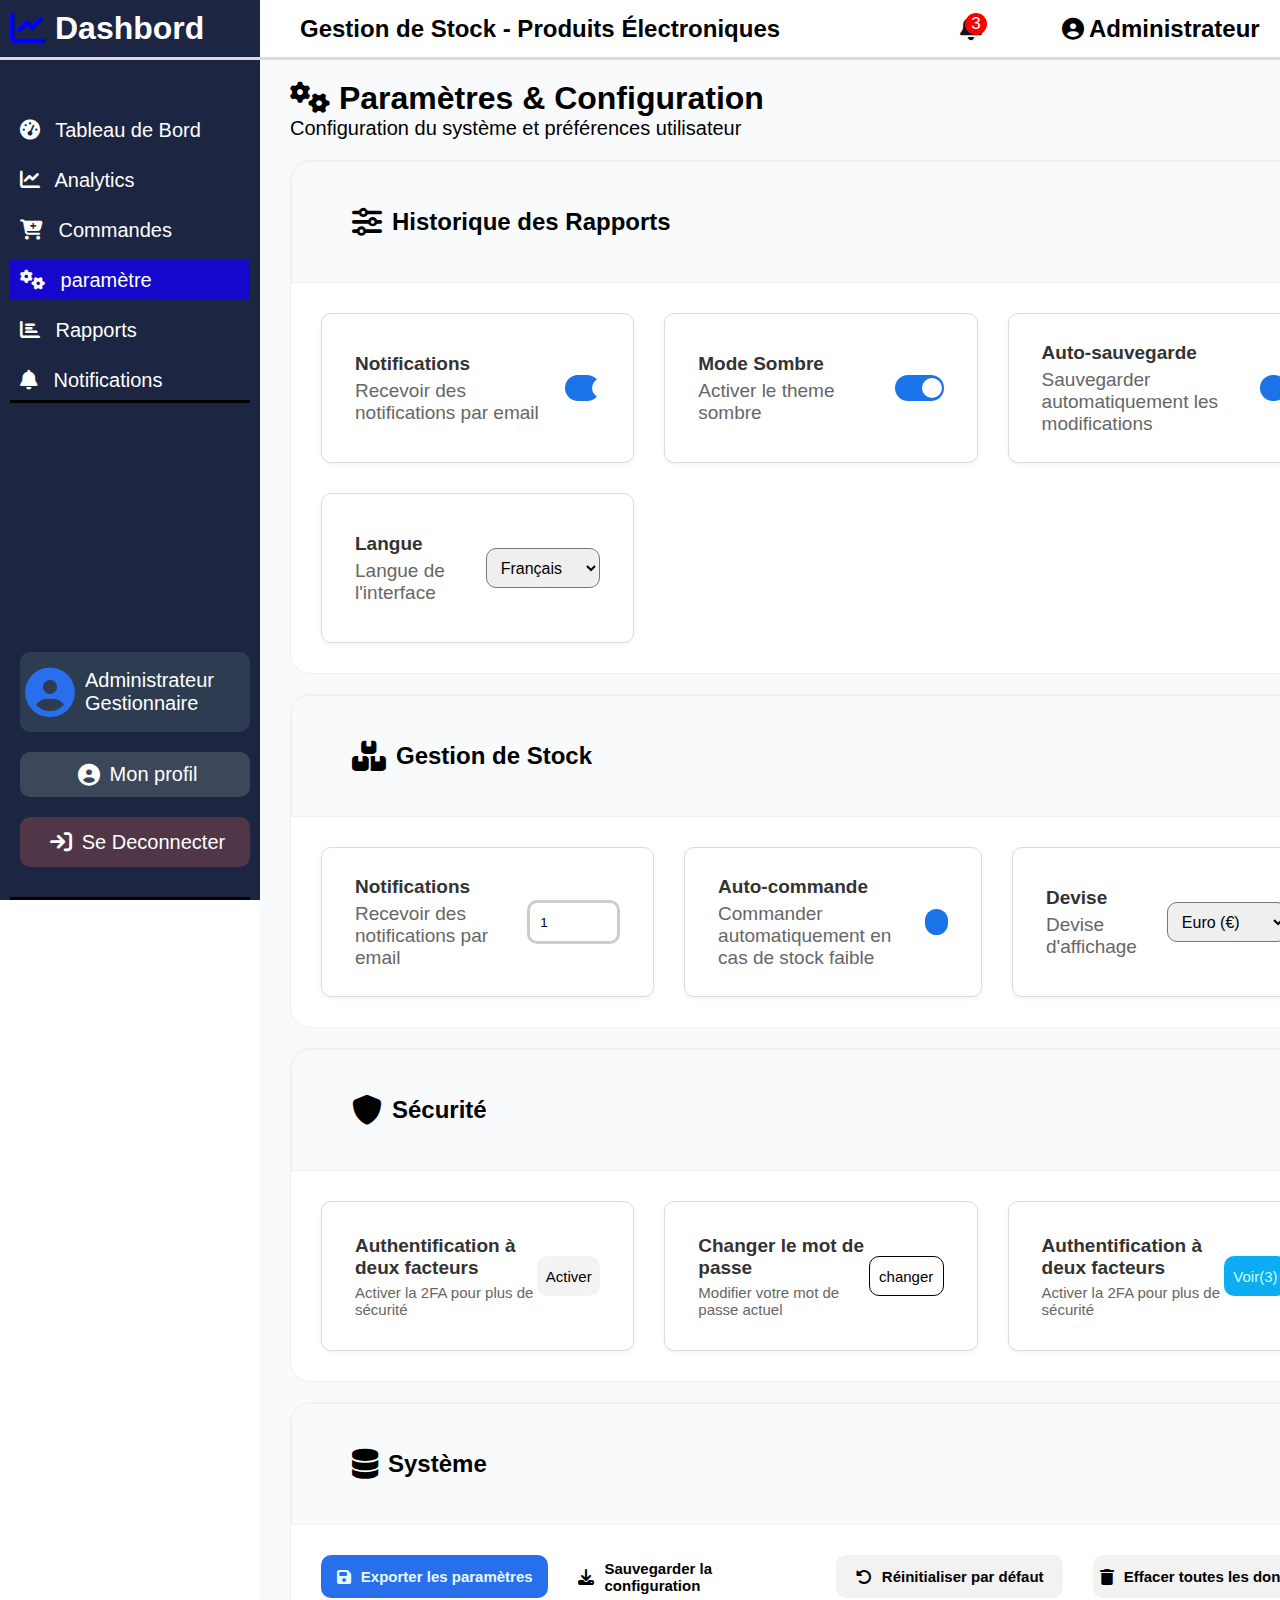
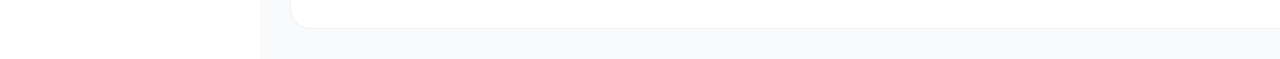
<file: index_parametre.html>
<!DOCTYPE html>
<html lang="fr">

<head>
    <meta charset="UTF-8">
    <meta name="viewport" content="width=device-width, initial-scale=1.0">
    <title>Dashbord</title>
    <link rel="stylesheet" href="style_dashbord_page.css">
    <link rel="stylesheet" href="https://cdnjs.cloudflare.com/ajax/libs/font-awesome/6.5.0/css/all.min.css">
</head>

<body>
    <header>
        <input type="checkbox" id="menu-toggle">
        <label for="menu-toggle" class="menu-icon">
            <span></span>
            <span></span>
            <span></span>
        </label>
        <div class="logo">
            <h2>Gestion de Stock - Produits Électroniques</h2>
            <div class="admins">
                <div class="notif">3</div>
                <div class="notif1"><i class="fa-solid fa-bell"></i></div>
                <div class="icons"><i class="fa-solid fa-circle-user"></i>
                    <h2>Administrateur</h2>
                </div>
            </div>
        </div>

        <nav class="nav-links">
            <div class="menu">
                <i class="fa-solid fa-chart-line"></i>
                <h1>Dashbord</h1>
            </div>
            <div class="menu-acceuil">
                <div class="nav">
                    <a href="index_table_de_bord.html"><i class="fa-solid fa-gauge-high"></i> Tableau de Bord</a>
                    <a href="index_analytics.html"><i class="fa-solid fa-chart-line"></i> Analytics</a>
                    <a href="index_commande.html"><i class="fa-solid fa-cart-plus"></i> Commandes</a>
                    <a href="index_parametre.html" class="bleu_tab"><i class="fa-solid fa-gears"></i> paramètre</a>
                    <a href="index_rapport.html"> <i class="fa-solid fa-chart-bar"></i> Rapports</a>
                    <a href="index_notification.html"><i class="fa-solid fa-bell"></i> Notifications</a>
                </div>

                <div class="sitting">
                    <div class=" admin"> <i class="fa-solid fa-circle-user"></i>
                        <p>Administrateur Gestionnaire</p>
                    </div>
                    <div class=" Profil"> <i class="fa-solid fa-circle-user"></i>
                        <a href="#sultan" id="close">
                            <p>Mon profil</p>
                        </a>
                    </div>
                    <div class=" connecter"> <i class="fa-solid fa-arrow-right-to-bracket"></i><a href="index.html">Se
                            Deconnecter</a></div>
                </div>
            </div>
        </nav>
    </header>
    <section class="Bord_principal">
        <div class="titre">
            <h1><i class="fa-solid fa-gears"></i> Paramètres & Configuration</h1>
            <p>Configuration du système et préférences utilisateur</p>
        </div>

        <div class="Tableau_rapport">
            <div class="historique">
                <i class="fa-solid fa-sliders"></i>
                <h2>Historique des Rapports</h2>
            </div>
            <div class="notification_">
                <div class="notification-box">
                    <div class="text">
                        <h3>Notifications</h3>
                        <p>Recevoir des notifications par email</p>
                    </div>
                    <!-- Le bouton switch -->
                    <label class="switch">
                        <input type="checkbox" checked>
                        <span class="slider"></span>
                    </label>
                </div>

                <div class="notification-box">
                    <div class="text">
                        <h3>Mode Sombre</h3>
                        <p>Activer le theme sombre</p>
                    </div>
                    <!-- Le bouton switch -->
                    <label class="switch">
                        <input type="checkbox" checked>
                        <span class="slider"></span>
                    </label>
                </div>

                <div class="notification-box">
                    <div class="text">
                        <h3>Auto-sauvegarde</h3>
                        <p>Sauvegarder automatiquement les modifications</p>
                    </div>
                    <!-- Le bouton switch -->
                    <label class="switch">
                        <input type="checkbox" checked>
                        <span class="slider"></span>
                    </label>
                </div>
                <div class="notification-box">
                    <div class="text">
                        <h3>Langue</h3>
                        <p>Langue de l'interface</p>
                    </div>
                    <!-- Le bouton switch -->
                    <select name="langue" id="langue">
                        <option value="Français">Français</option>
                        <option value="anglais">English</option>
                        <option value="japonais">Japonais</option>
                    </select>
                </div>
            </div>
        </div>

        <div class="Tableau_rapport">
            <div class="historique">
                <i class="fa-solid fa-boxes-stacked"></i>
                <h2>Gestion de Stock</h2>
            </div>
            <div class="notification_">
                <div class="notification-box">
                    <div class="text">
                        <h3>Notifications</h3>
                        <p>Recevoir des notifications par email</p>
                    </div>
                    <!-- Le bouton switch -->
                    <input type="number" id="quantite" name="quantite" min="0" max="10" value="1" class="typ_number">
                </div>

                <div class="notification-box">
                    <div class="text">
                        <h3>Auto-commande</h3>
                        <p>Commander automatiquement en cas de stock faible</p>
                    </div>
                    <!-- Le bouton switch -->
                    <label class="switch">
                        <input type="checkbox" checked>
                        <span class="slider"></span>
                    </label>
                </div>

                <div class="notification-box">
                    <div class="text">
                        <h3>Devise</h3>
                        <p>Devise d'affichage</p>
                    </div>
                    <!-- Le bouton switch -->
                    <select name="langue" id="langue">
                        <option value="Euro (€)">Euro (€)</option>
                        <option value="Dollar">Dollar</option>
                        <option value="FCFA">FCFA</option>
                    </select>
                </div>
            </div>
        </div>

        <div class="Tableau_rapport">
            <div class="historique">
                <i class="fa-solid fa-shield"></i>
                <h2>Sécurité</h2>
            </div>
            <div class="notification_">
                <div class="notification-box1">
                    <div class="text">
                        <h3>Authentification à deux facteurs</h3>
                        <p>Activer la 2FA pour plus de sécurité</p>
                    </div>
                    <div class="securi">
                        <p> Activer</p>
                    </div>
                </div>

                <div class="notification-box1">
                    <div class="text">
                        <h3>Changer le mot de passe</h3>
                        <p>Modifier votre mot de passe actuel</p>
                    </div>
                    <div class="securi1">
                        <p> changer</p>
                    </div>
                </div>
                <div class="notification-box1">
                    <div class="text">
                        <h3>Authentification à deux facteurs</h3>
                        <p>Activer la 2FA pour plus de sécurité</p>
                    </div>
                    <div class="securi2">
                        <p> Voir(3)</p>
                    </div>
                </div>
            </div>
        </div>
        </div>

        <div class="Tableau_rapport">
            <div class="historique">
                <i class="fa-solid fa-database"></i>
                <h2>Système</h2>
            </div>
            <div class="notification_system">
                <div class="systm">
                    <i class="fa-solid fa-floppy-disk"></i>
                    <h3>Exporter les paramètres</h3>

                </div>
                <div class="systm_1">
                    <i class="fa-solid fa-download"></i>
                    <h3>Sauvegarder la configuration</h3>

                </div>

                <div class="systm_2">
                    <i class="fa-solid fa-rotate-left"></i>
                    <h3>Réinitialiser par défaut</h3>

                </div>
                <div class="systm_2">
                    <i class="fa-solid fa-trash"></i>
                    <h3>Effacer toutes les données</h3>

                </div>
            </div>
        </div>
        </div>
    </section>

    <div class="profile" id="sultan">

        <div class="mon_profile">
            <div class="card_users">
                <div class="user">
                    <i class="fa-solid fa-circle-user"></i>
                    <h3>Mon Profil</h3>
                </div>
                <a href="#close"><i class="fa-solid fa-xmark"></i></a>
            </div>

            <div class="photo">
                <div class="ron_im">
                    <i class="fa-solid fa-user"></i>
                </div>
                <div class="tope">
                    <h3>Changer la Photo</h3>
                </div>
            </div>

            <div class="input_inscrip">
                <div>
                    <label for="Toutes">Statut : </label><br>
                    <input type="text" placeholder="Administrateur" class="Nom">
                </div>
                <div>
                    <label for="Toutes">Statut : </label><br>
                    <input type="text" placeholder="Jean" class="Nom">
                </div>
            </div>
            <div class="input_inscrip">
                <div>
                    <label for="Toutes">Statut : </label><br>
                    <input type="email" placeholder="admin@dashboard.com" class="Nom">
                </div>
                <div>
                    <label for="Toutes">Statut : </label><br>
                    <input type="text" placeholder="+33 6 12 34 56 78" class="Nom">
                </div>
            </div>

            <div class="role">
                <div>
                    <label for="Toutes">Statut : </label><br>
                    <input type="text" placeholder="Gestionnaire" class="role1">
                </div>
                <div>
                    <label for="Toutes">Statut : </label><br>
                    <input type="text" placeholder="15 Janvier 2024 à 14:30" class="role1">
                </div>
            </div>

            <div class="save">
                <div class="close">
                    <p> Fermer</p>
                </div>

                <div class="sauve">
                    <p>Sauvegarder</p>
                </div>

            </div>
        </div>
    </div>

</body>

</html>
</file>
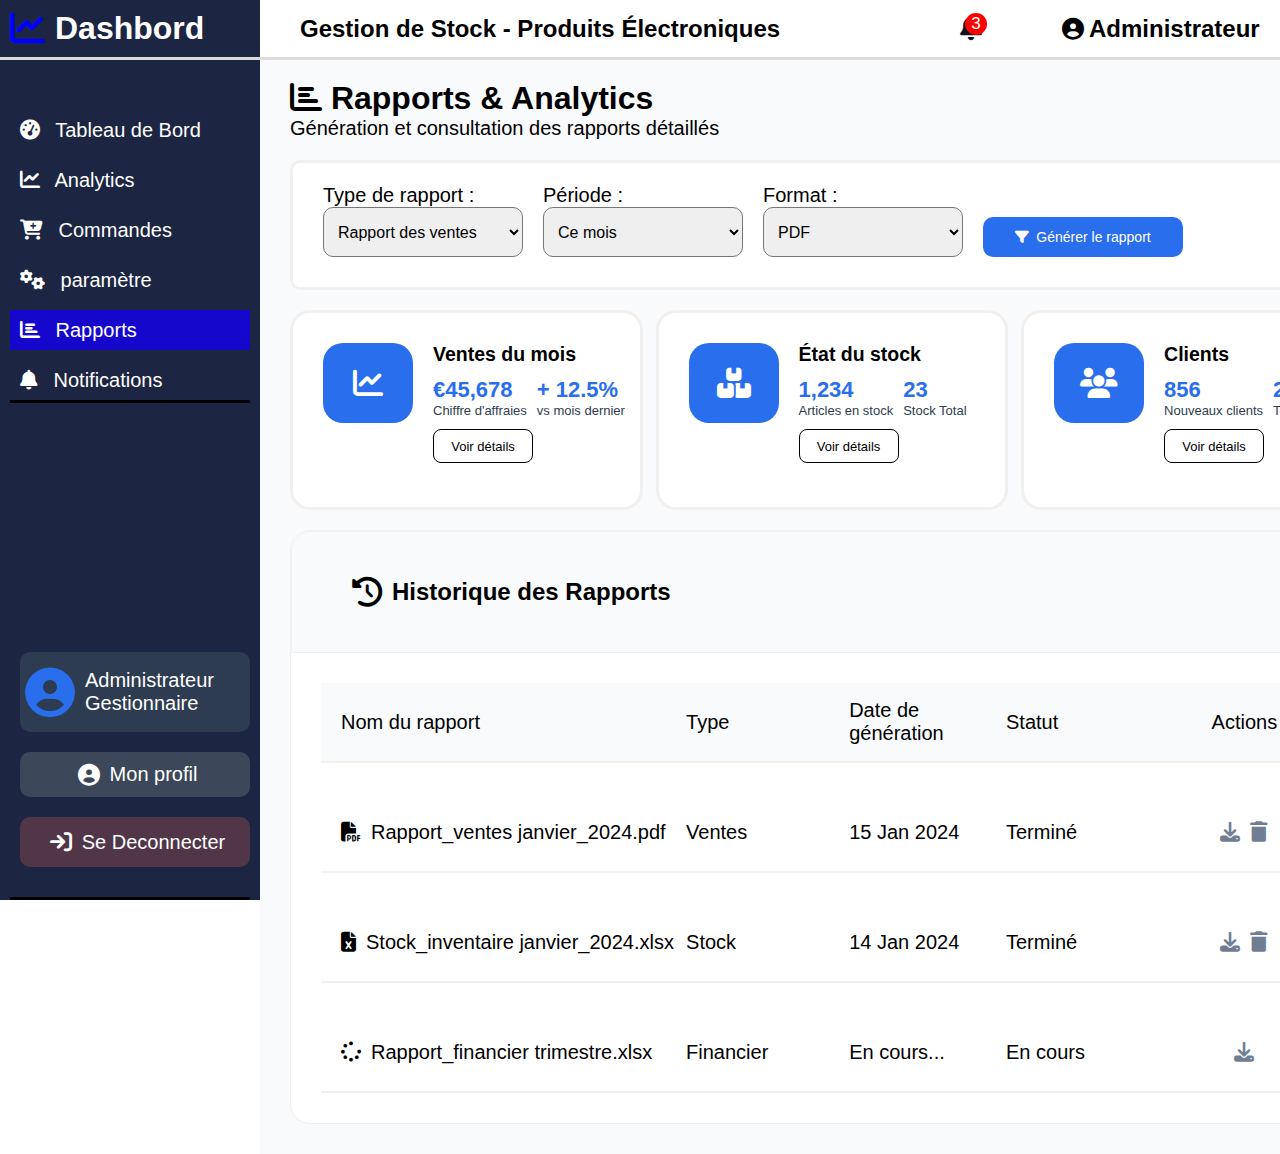
<file: index_rapport.html>
<!DOCTYPE html>
<html lang="fr">

<head>
    <meta charset="UTF-8">
    <meta name="viewport" content="width=device-width, initial-scale=1.0">
    <title>Dashbord</title>
    <link rel="stylesheet" href="style_dashbord_page.css">
    <link rel="stylesheet" href="https://cdnjs.cloudflare.com/ajax/libs/font-awesome/6.5.0/css/all.min.css">
</head>

<body>
    <header>
        <input type="checkbox" id="menu-toggle">
        <label for="menu-toggle" class="menu-icon">
            <span></span>
            <span></span>
            <span></span>
        </label>
        <div class="logo">
            <h2>Gestion de Stock - Produits Électroniques</h2>
            <div class="admins">
                <div class="notif">3</div>
                <div class="notif1"><i class="fa-solid fa-bell"></i></div>
                <div class="icons"><i class="fa-solid fa-circle-user"></i>
                    <h2>Administrateur</h2>
                </div>
            </div>
        </div>

        <nav class="nav-links">
            <div class="menu">
                <i class="fa-solid fa-chart-line"></i>
                <h1>Dashbord</h1>
            </div>
            <div class="menu-acceuil">
                <div class="nav">
                    <a href="index_table_de_bord.html"><i class="fa-solid fa-gauge-high"></i> Tableau de Bord</a>
                    <a href="index_analytics.html"><i class="fa-solid fa-chart-line"></i> Analytics</a>
                    <a href="index_commande.html"><i class="fa-solid fa-cart-plus"></i> Commandes</a>
                    <a href="index_parametre.html"><i class="fa-solid fa-gears"></i> paramètre</a>
                    <a href="index_rapport.html" class="bleu_tab"> <i class="fa-solid fa-chart-bar"></i> Rapports</a>
                    <a href="index_notification.html"><i class="fa-solid fa-bell"></i> Notifications</a>
                </div>

                <div class="sitting">
                    <div class=" admin"> <i class="fa-solid fa-circle-user"></i>
                        <p>Administrateur Gestionnaire</p>
                    </div>
                    <div class=" Profil"> <i class="fa-solid fa-circle-user"></i>
                        <a href="#sultan" id="close">
                            <p>Mon profil</p>
                        </a>
                    </div>
                    <div class=" connecter"> <i class="fa-solid fa-arrow-right-to-bracket"></i><a href="index.html">Se
                            Deconnecter</a></div>
                </div>
            </div>
        </nav>
    </header>
    <section class="Bord_principal">
        <div class="titre">
            <h1><i class="fa-solid fa-chart-bar"></i> Rapports & Analytics</h1>
            <p>Génération et consultation des rapports détaillés</p>
        </div>
        <div class="filtre">
            <div class="type">
                <label for="#">Type de rapport : </label><br>
                <select name="#" id="#" class="raport">
                    <option value="Rapport des ventes">Rapport des ventes</option>
                    <option value="Rapport de stock">Rapport de stock</option>
                    <option value="Rapport financier">Rapport financier</option>
                    <option value="Rapport clients">Rapport clients</option>
                </select>
            </div>

            <div class="type">
                <label for="#">Période : </label><br>
                <select name="#" id="#" class="raport">
                    <option value="Ce mois">Ce mois</option>
                    <option value="Aujourd'hui">Aujourd'hui</option>
                    <option value="Cette semaine">Cette semaine</option>
                    <option value="Ce trimestre">Ce trimestre</option>
                    <option value="Cette année">Cette année</option>
                </select>
            </div>

            <div class="type">
                <label for="#">Format : </label><br>
                <select name="#" id="#" class="raport">
                    <option value="PDF">PDF</option>
                    <option value="Excel">Excel</option>
                    <option value="CSV">CSV</option>
                </select>
            </div>
            <div class="icon_rapport">
                <div class="generer">
                    <i class="fa-solid fa-filter"></i>
                    <p> Générer le rapport</p>
                </div>
            </div>
        </div>


        <div class="gestion_rapport">
            <div class="ventes">
                <div class="imoj1"><i class="fa-solid fa-chart-line"></i></div>
                <div class="vente_1">
                    <h2>Ventes du mois</h2>
                    <div class="chiffre">
                        <div class="chiff_1">
                            <h3>€45,678</h3>
                            <p>Chiffre d'affraies</p>
                        </div>

                        <div class="chiff_1">
                            <h3>+ 12.5%</h3>
                            <p>vs mois dernier</p>
                        </div>
                    </div>
                    <div class="detail"> Voir détails</div>
                </div>
            </div>


            <div class="ventes">
                <div class="imoj1"><i class="fa-solid fa-boxes-stacked"></i></div>
                <div class="vente_1">
                    <h2>État du stock</h2>
                    <div class="chiffre">
                        <div class="chiff_1">
                            <h3>1,234</h3>
                            <p>Articles en stock</p>
                        </div>

                        <div class="chiff_1">
                            <h3>23</h3>
                            <p>Stock Total</p>
                        </div>
                    </div>
                    <div class="detail"> Voir détails</div>
                </div>
            </div>

            <div class="ventes">
                <div class="imoj1"><i class="fa-solid fa-users"></i></div>
                <div class="vente_1">
                    <h2>Clients</h2>
                    <div class="chiffre">
                        <div class="chiff_1">
                            <h3>856</h3>
                            <p>Nouveaux clients</p>
                        </div>

                        <div class="chiff_1">
                            <h3>2,345</h3>
                            <p>Total clients</p>
                        </div>
                    </div>
                    <div class="detail"> Voir détails</div>
                </div>
            </div>
        </div>

        <div class="Tableau_rapport">
            <div class="historique">
                <i class="fa-solid fa-clock-rotate-left"></i>
                <h2>Historique des Rapports</h2>
            </div>
            <div class="lign1">
                <div class="collonne1">Nom du rapport</div>
                <div class="collonne2">Type</div>
                <div class="collonne3">Date de génération</div>
                <div class="collonne4">Statut</div>
                <div class="collonne5">Actions</div>
            </div>
            <div class="lign2">
                <div class="collonne1">
                    <div class="historique_1">
                        <i class="fa-solid fa-file-pdf"></i>
                        Rapport_ventes janvier_2024.pdf
                    </div>

                </div>
                <div class="collonne2">Ventes</div>
                <div class="collonne3">15 Jan 2024</div>
                <div class="collonne4">Terminé</div>
                <div class="collonne5">
                    <div class="cards_2_his">
                        <div class="imoj_2"><i class="fa-solid fa-download"></i></div>
                        <div class="imoj_2"><i class="fa-solid fa-trash"></i></div>
                    </div>
                </div>
            </div>

            <div class="lign2">
                <div class="collonne1">
                    <div class="historique_1">
                        <i class="fa-solid fa-file-excel"></i>
                        Stock_inventaire janvier_2024.xlsx
                    </div>

                </div>
                <div class="collonne2">Stock</div>
                <div class="collonne3">14 Jan 2024</div>
                <div class="collonne4">Terminé</div>
                <div class="collonne5">
                    <div class="cards_2_his">
                        <div class="imoj_2"><i class="fa-solid fa-download"></i></div>
                        <div class="imoj_2"><i class="fa-solid fa-trash"></i></div>
                    </div>
                </div>
            </div>

            <div class="lign2">
                <div class="collonne1">
                    <div class="historique_1">
                        <i class="fa-solid fa-spinner"></i>
                        Rapport_financier trimestre.xlsx
                    </div>

                </div>
                <div class="collonne2">Financier</div>
                <div class="collonne3">En cours...</div>
                <div class="collonne4">En cours</div>
                <div class="collonne5">
                    <div class="cards_2_his">
                        <div class="imoj_2"><i class="fa-solid fa-download"></i> </div>
                    </div>
                </div>
            </div>
        </div>
    </section>


    <div class="profile" id="sultan">

        <div class="mon_profile">
            <div class="card_users">
                <div class="user">
                    <i class="fa-solid fa-circle-user"></i>
                    <h3>Mon Profil</h3>
                </div>
                <a href="#close"><i class="fa-solid fa-xmark"></i></a>
            </div>

            <div class="photo">
                <div class="ron_im">
                    <i class="fa-solid fa-user"></i>
                </div>
                <div class="tope">
                    <h3>Changer la Photo</h3>
                </div>
            </div>

            <div class="input_inscrip">
                <div>
                    <label for="Toutes">Statut : </label><br>
                    <input type="text" placeholder="Administrateur" class="Nom">
                </div>
                <div>
                    <label for="Toutes">Statut : </label><br>
                    <input type="text" placeholder="Jean" class="Nom">
                </div>
            </div>
            <div class="input_inscrip">
                <div>
                    <label for="Toutes">Statut : </label><br>
                    <input type="email" placeholder="admin@dashboard.com" class="Nom">
                </div>
                <div>
                    <label for="Toutes">Statut : </label><br>
                    <input type="text" placeholder="+33 6 12 34 56 78" class="Nom">
                </div>
            </div>

            <div class="role">
                <div>
                    <label for="Toutes">Statut : </label><br>
                    <input type="text" placeholder="Gestionnaire" class="role1">
                </div>
                <div>
                    <label for="Toutes">Statut : </label><br>
                    <input type="text" placeholder="15 Janvier 2024 à 14:30" class="role1">
                </div>
            </div>

            <div class="save">
                <div class="close">
                    <p> Fermer</p>
                </div>

                <div class="sauve">
                    <p>Sauvegarder</p>
                </div>

            </div>
        </div>
    </div>

</body>

</html>
</file>
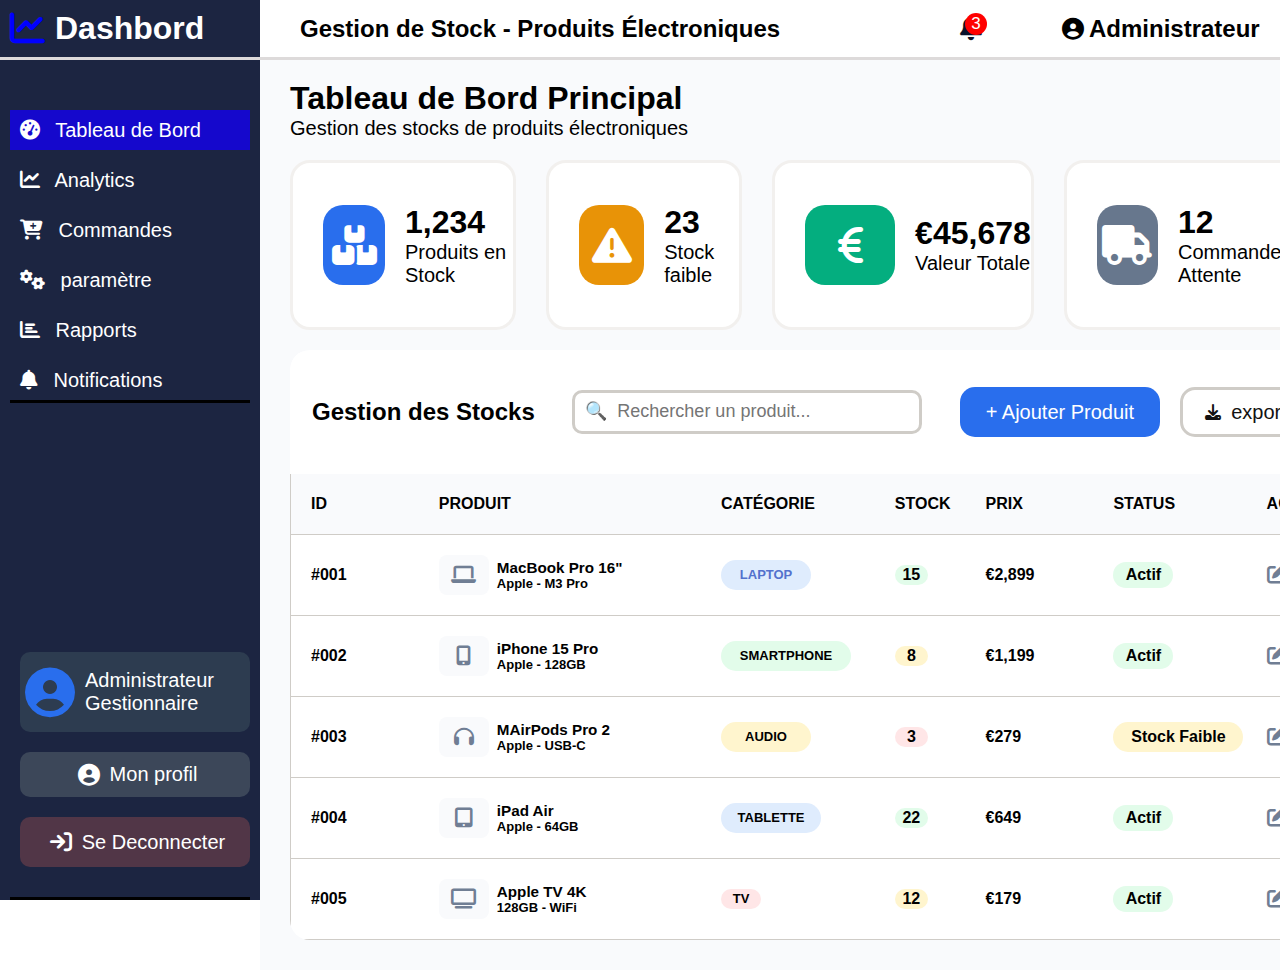
<file: index_table_de_bord.html>
<!DOCTYPE html>
<html lang="fr">

<head>
    <meta charset="UTF-8">
    <meta name="viewport" content="width=device-width, initial-scale=1.0">
    <title>Dashbord</title>
    <link rel="stylesheet" href="style_dashbord_page.css">
    <link rel="stylesheet" href="https://cdnjs.cloudflare.com/ajax/libs/font-awesome/6.5.0/css/all.min.css">
</head>

<body>
    <header>
        <input type="checkbox" id="menu-toggle">
        <label for="menu-toggle" class="menu-icon">
            <span></span>
            <span></span>
            <span></span>
        </label>
        <div class="logo">
            <h2>Gestion de Stock - Produits Électroniques</h2>
            <div class="admins">
                <div class="notif">3</div>
                <div class="notif1"><i class="fa-solid fa-bell"></i></div>
                <div class="icons"><i class="fa-solid fa-circle-user"></i>
                    <h2>Administrateur</h2>
                </div>
            </div>
        </div>

        <nav class="nav-links">
            <div class="menu">
                <i class="fa-solid fa-chart-line"></i>
                <h1>Dashbord</h1>
            </div>
            <div class="menu-acceuil">
                <div class="nav">
                    <a href="index_table_de_bord.html" class="bleu_tab"><i class="fa-solid fa-gauge-high"></i> Tableau
                        de Bord</a>
                    <a href="index_analytics.html"><i class="fa-solid fa-chart-line"></i> Analytics</a>
                    <a href="index_commande.html"><i class="fa-solid fa-cart-plus"></i> Commandes</a>
                    <a href="index_parametre.html"><i class="fa-solid fa-gears"></i> paramètre</a>
                    <a href="index_rapport.html"> <i class="fa-solid fa-chart-bar"></i> Rapports</a>
                    <a href="index_notification.html"><i class="fa-solid fa-bell"></i> Notifications</a>
                </div>

                <div class="sitting">
                    <div class=" admin"> <i class="fa-solid fa-circle-user"></i>
                        <p>Administrateur Gestionnaire</p>
                    </div>
                    <div class=" Profil"> <i class="fa-solid fa-circle-user"></i>
                        <a href="#sultan" id="close">
                            <p>Mon profil</p>
                        </a>
                    </div>
                    <div class=" connecter"> <i class="fa-solid fa-arrow-right-to-bracket"></i><a href="index.html">Se
                            Deconnecter</a></div>
                </div>
            </div>
        </nav>
    </header>

    <section class="Bord_principal">
        <div class="titre">
            <h1>Tableau de Bord Principal</h1>
            <p>Gestion des stocks de produits électroniques</p>
        </div>
        <div class="gestion">
            <div class="cards">
                <div class="imoj1"><i class="fa-solid fa-boxes-stacked"></i></div>
                <div class="cards1">
                    <h1>1,234</h1>
                    <p>Produits en Stock</p>
                </div>
            </div>

            <div class="cards">
                <div class="imoj2"><i class="fa-solid fa-triangle-exclamation"></i></div>
                <div class="cards1">
                    <h1>23</h1>
                    <p>Stock faible</p>
                </div>
            </div>

            <div class="cards">
                <div class="imoj3"><i class="fa-solid fa-euro-sign"></i></div>
                <div class="cards1">
                    <h1>€45,678</h1>
                    <p>Valeur Totale</p>
                </div>
            </div>

            <div class="cards">
                <div class="imoj4"><i class="fa-solid fa-truck"></i></div>
                <div class="cards1">
                    <h1>12</h1>
                    <p>Commandes en Attente</p>
                </div>
            </div>
        </div>

        <div class="stocks">

            <table class="table1">
                <thead>
                    <tr class="titre_tableau">
                        <td>
                            <h2>Gestion des Stocks</h2>
                        </td>
                        <td><input type="text" placeholder="🔍  Rechercher un produit..."></td>
                        <td>
                            <div class="ajout_produit">
                                <div class="ajout">
                                    <p>+ Ajouter Produit</p>
                                </div>
                                <div class="export">
                                    <i class="fa-solid fa-download"></i>
                                    <p>exporter</p>
                                </div>
                            </div>
                        </td>
                    </tr>
                </thead>
            </table>

            <table class="table2">
                <thead>
                    <tr class="etiquette">
                        <th class="colonne1">ID</th>
                        <th class="colonne2">PRODUIT</th>
                        <th class="colonne3">CATÉGORIE</th>
                        <th class="colonne4">STOCK</th>
                        <th class="colonne5">PRIX</th>
                        <th class="colonne6">STATUS</th>
                        <th class="colonne7">ACTIONS</th>
                    </tr>
                </thead>

                <tbody>
                    <tr>
                        <th>
                            <div class="dollar"> #001</div>
                        </th>
                        <th>
                            <div class="cards_">
                                <div class="imoj"><i class="fa-solid fa-laptop"></i></div>
                                <div class="cards1">
                                    <h3>MacBook Pro 16"</h3>
                                    <h4>Apple - M3 Pro</h4>
                                </div>
                            </div>
                        </th>
                        <th>
                            <div class="LAPTOP">
                                LAPTOP
                            </div>
                        </th>
                        <th>
                            <div class="P15">15</div>
                        </th>
                        <th>
                            <div class="dollar"> €2,899</div>
                        </th>
                        <th>
                            <div class="actif">Actif</div>
                        </th>
                        <th>
                            <div class="cards_2">
                                <div class="imoj_2"><i class="fa-solid fa-pen-to-square"></i></div>
                                <div class="imoj_2"><i class="fa-solid fa-trash"></i></div>
                            </div>
                        </th>
                    </tr>

                    <tr>
                        <th>
                            <div class="dollar"> #002</div>
                        </th>
                        <th>
                            <div class="cards_">
                                <div class="imoj"><i class="fa-solid fa-mobile-screen-button"></i></div>
                                <div class="cards1">
                                    <h3>iPhone 15 Pro</h3>
                                    <h4>Apple - 128GB</h4>
                                </div>
                            </div>
                        </th>
                        <th>
                            <div class="SMARTPHONE">
                                SMARTPHONE
                            </div>
                        </th>
                        <th>
                            <div class="P8">8</div>
                        </th>
                        <th>
                            <div class="dollar"> €1,199</div>
                        </th>
                        <th>
                            <div class="actif">Actif</div>
                        </th>
                        <th>
                            <div class="cards_2">
                                <div class="imoj_2"><i class="fa-solid fa-pen-to-square"></i></div>
                                <div class="imoj_2"><i class="fa-solid fa-trash"></i></div>
                            </div>
                        </th>
                    </tr>

                    <tr>
                        <th>
                            <div class="dollar"> #003</div>
                        </th>
                        <th>
                            <div class="cards_">
                                <div class="imoj"><i class="fa-solid fa-headphones"></i></div>
                                <div class="cards1">
                                    <h3>MAirPods Pro 2</h3>
                                    <h4>Apple - USB-C</h4>
                                </div>
                            </div>
                        </th>
                        <th>
                            <div class="AUDIO">
                                <h4>AUDIO</h4>
                            </div>
                        </th>
                        <th>
                            <div class="P3">3</div>
                        </th>
                        <th>
                            <div class="dollar"> €279</div>
                        </th>
                        <th>
                            <div class="faible1">Stock Faible</div>
                        </th>
                        <th>
                            <div class="cards_2">
                                <div class="imoj_2"><i class="fa-solid fa-pen-to-square"></i></div>
                                <div class="imoj_2"><i class="fa-solid fa-trash"></i></div>
                            </div>
                        </th>
                    </tr>

                    <tr>
                        <th>
                            <div class="dollar"> #004</div>
                        </th>
                        <th>
                            <div class="cards_">
                                <div class="imoj"><i class="fa-solid fa-tablet-screen-button"></i></div>
                                <div class="cards1">
                                    <h3>iPad Air</h3>
                                    <h4>Apple - 64GB</h4>
                                </div>
                            </div>
                        </th>
                        <th>
                            <div class="TABLETTE">
                                <h4>TABLETTE</h4>
                            </div>
                        </th>
                        <th>
                            <div class="P15">22</div>
                        </th>
                        <th>
                            <div class="dollar"> €649</div>
                        </th>
                        <th>
                            <div class="actif">Actif</div>
                        </th>
                        <th>
                            <div class="cards_2">
                                <div class="imoj_2"><i class="fa-solid fa-pen-to-square"></i></div>
                                <div class="imoj_2"><i class="fa-solid fa-trash"></i></div>
                            </div>
                        </th>
                    </tr>

                    <tr>
                        <th>
                            <div class="dollar"> #005</div>
                        </th>
                        <th>
                            <div class="cards_">
                                <div class="imoj"><i class="fa-solid fa-tv"></i></div>
                                <div class="cards1">
                                    <h3>Apple TV 4K</h3>
                                    <h4>128GB - WiFi</h4>
                                </div>
                            </div>
                        </th>
                        <th>
                            <div class="TV">
                                <h4>TV</h4>
                            </div>
                        </th>
                        <th>
                            <div class="P8">12</div>
                        </th>
                        <th>
                            <div class="dollar"> €179</div>
                        </th>
                        <th>
                            <div class="actif">Actif</div>
                        </th>
                        <th>
                            <div class="cards_2">
                                <div class="imoj_2"><i class="fa-solid fa-pen-to-square"></i></div>
                                <div class="imoj_2"><i class="fa-solid fa-trash"></i></div>
                            </div>
                        </th>
                    </tr>
                </tbody>
            </table>
        </div>
    </section>




    <div class="profile" id="sultan">

        <div class="mon_profile">
            <div class="card_users">
                <div class="user">
                    <i class="fa-solid fa-circle-user"></i>
                    <h3>Mon Profil</h3>
                </div>
                <a href="#close"><i class="fa-solid fa-xmark"></i></a>
            </div>

            <div class="photo">
                <div class="ron_im">
                    <i class="fa-solid fa-user"></i>
                </div>
                <div class="tope">
                    <h3>Changer la Photo</h3>
                </div>
            </div>

            <div class="input_inscrip">
                <div>
                    <label for="Toutes">Statut : </label><br>
                    <input type="text" placeholder="Administrateur" class="Nom">
                </div>
                <div>
                    <label for="Toutes">Statut : </label><br>
                    <input type="text" placeholder="Jean" class="Nom">
                </div>
            </div>
            <div class="input_inscrip">
                <div>
                    <label for="Toutes">Statut : </label><br>
                    <input type="email" placeholder="admin@dashboard.com" class="Nom">
                </div>
                <div>
                    <label for="Toutes">Statut : </label><br>
                    <input type="text" placeholder="+33 6 12 34 56 78" class="Nom">
                </div>
            </div>

            <div class="role">
                <div>
                    <label for="Toutes">Statut : </label><br>
                    <input type="text" placeholder="Gestionnaire" class="role1">
                </div>
                <div>
                    <label for="Toutes">Statut : </label><br>
                    <input type="text" placeholder="15 Janvier 2024 à 14:30" class="role1">
                </div>
            </div>

            <div class="save">
                <div class="close">
                    <p> Fermer</p>
                </div>

                <div class="sauve">
                    <p>Sauvegarder</p>
                </div>

            </div>
        </div>
    </div>
</body>

</html>
</file>
<file: style.css>
* {
    margin: 0;
    padding: 0;
    box-sizing: border-box;
}

body {
    display: flex;
    justify-content: center;
    align-items: center;
    background-color: #18466F;
    width: 100%;
    height: 100vh;
}

.connexion {
    display: flex;
    width: 750px;
    height: 450px;
    border-radius: 20px;
    background-color: #133D64;
}

.inscription {
    display: flex;
    justify-content: center;
    align-items: center;
    flex-direction: column;
    width: 430px;
    height: auto;
    gap: 10px;
    border-bottom-left-radius: 20px;
    border-top-left-radius: 20px;
    background-color: white;
}

.inscription_1 {
    width: 430px;
    background-color: white;
    border-bottom-left-radius: 20px;
    border-top-left-radius: 20px;
    padding: 20px;
}

.login_1 {
    display: flex;
    flex-direction: column;
    gap: 13px;
}

.inscription_1 h1 {
    font-size: 30px;
    text-align: center;
    color: #18466F;
}

.inscription h1 {
    font-size: 30px;
    text-align: center;
    color: #18466F;
}

input {
    width: 350px;
    height: 44px;
    padding-left: 10px;
    border-radius: 10px;
    border: solid rgb(207, 204, 199);
}

.checkbox_type {
    display: flex;
}

.checkbox {
    width: 30px;
    height: 15px;
}

.inscription button,
.inscription_1 button {
    width: 140px;
    height: 44px;
    border: none;
    color: white;
    font-size: 18px;
    border-radius: 17px;
    background-color: #133D64
}

.inscription button a {
    color: white;

}

.paragrah {
    display: flex;
    flex-direction: column;
    align-items: center;
    gap: 10px;
}

a {
    text-decoration: none;
    color: #18466F;
}

.login {
    display: flex;
    flex-direction: column;
    gap: 20px;
}

.bienvenue {
    display: flex;
    flex-direction: column;
    justify-content: center;
    align-items: center;
    text-align: center;
    background-color: #133D64;
    width: 300px;
    color: white;
    gap: 20px;
}

.cercle {
    display: flex;
    justify-content: center;
    align-items: center;
    width: 100px;
    height: 100px;
    border-radius: 50px;
    background-color: white;
    box-shadow: 0 0 6px #f2f1f1;
}

.cercle h1 {
    color: #18466F;
}

.bienvenue h1 {
    font-size: 30px;
}

.bienvenue p {
    font-size: 18px;
    line-height: 1.3;
    padding-left: 15px;
    padding-right: 10px;
}








/* section principal */









/* 
.Id {
    width: 98%;
    display: flex;
    align-items: center;
    padding-left: 30px;
    padding-right: 90px;
    height: 70px;
    justify-content: space-between;
    border: solid rgb(207, 204, 199);
}

.Id_1 {
    width: 98%;
    display: flex;
    align-items: center;
    padding-left: 30px;
    padding-right: 90px;
    height: 90px;
    justify-content: space-between;
    background-color: white;
    border-bottom: solid rgb(207, 204, 199);
    border-left: solid rgb(207, 204, 199);
    border-right: solid rgb(207, 204, 199);
}

.imoj {
    display: flex;
    justify-content: center;
    align-items: center;
    width: 63px;
    height: 60px;
    border-radius: 8px;
    background-color: #F9FAFC;
}

.imoj i {
    font-size: 28px;
    color: #707E94;
}

.cards_ {
    display: flex;
    align-items: center;
    width: 228px;
    height: 100px;
    gap: 8px;
}

.cards_ p {
    font-size: 16px;
}

.Id_1 p {
    width: 110px;
}

.LAPTOP {
    display: flex;
    align-items: center;
    justify-content: center;
    width: 110px;
    height: 35px;
    border-radius: 20px;
    font-size: 16px;
    background-color: #DFECFD;
    color: #5371CD;
}

.P10 {
    display: flex;
    align-items: center;
    justify-content: center;
    border-radius: 10px;
    width: 50px;
    height: 35px;
    color: #2C7462;
    background-color: #E0FCEA;
}

.SMARTPHONE{
    display: flex;
    align-items: center;
    justify-content: center;
    border-radius: 20px;
    width: 140px;
    height: 35px;
    color: #2C7462;
    background-color: #E0FCEA;
}

.faible{
    display: flex;
    align-items: center;
    justify-content: center;
    border-radius: 20px;
    width: 110px;
    height: 35px;
    color: #2C7462;
    background-color: #E0FCEA;
}

.dollar {
    display: flex;
    align-items: center;
    justify-content: center;
    width: 90px;
    height: 35px;
    font-size: 20px;
}

.imoj_2 i {
    font-size: 20px;
    color: #707E94;
}

.cards_2 {
    display: flex;
    align-items: center;
    height: 100px;
    gap: 18px;
} */
</file>
<file: style_dashbord_page.css>
* {
  margin: 0;
  padding: 0;
  box-sizing: border-box;
}

body {
  width: 100%;
  min-height: 100vh;
  font-family: 'Inter', -apple-system, BlinkMacSystemFont, 'Segoe UI', Roboto, sans-serif;
  background-color: white;
}


header {
  display: flex;
  align-items: center;
  justify-content: flex-start;
  background: white;
  color: black;
  padding: 10px 20px;
  /* position: relative; */
  width: 100%;
  position: fixed;
  gap: 15px;
  height: 60px;
  border-bottom: solid rgb(221, 218, 218);
}

.logo {
  /* position: fixed; */
  display: flex;
  justify-content: space-between;
  font-size: 13px;
  margin-left: 260px;
  width: 100%;
  padding-left: 20px;
  padding-right: 20px;
}

.logo h2 {
  font-size: 24px;
}

.menu-icon {
  display: none;
  flex-direction: column;
  justify-content: space-between;
  width: 25px;
  height: 18px;
  cursor: pointer;
}

.menu-acceuil {
  display: flex;
  flex-direction: column;
  justify-content: space-between;
  height: 100vh;
}

.menu-icon span {
  background: black;
  height: 3px;
  width: 100%;
  border-radius: 2px;
}

#menu-toggle {
  display: none;
}

.nav-links {
  position: fixed;
  top: 0;
  left: 0;
  /* caché hors écran */
  width: 260px;
  height: 100vh;
  background: #1c2541;
  display: flex;
  flex-direction: column;
  align-items: center;
  /* justify-content: space-between; */
  /* padding-top: 60px; */
  gap: 20px;
  transition: left 0.4s ease;
}

.nav-links a {
  color: white;
  text-decoration: none;
  font-weight: 500;
}

#menu-toggle:checked+.menu-icon+.logo+.nav-links {
  left: 0;
}

.notif {
  display: flex;
  align-items: center;
  justify-content: center;
  background-color: red;
  color: white;
  font-size: 17px;
  width: 22px;
  height: 22px;
  border-radius: 50%;
  margin-bottom: 9px;
  margin-left: 5px;
  position: absolute;
  animation: flotant 4s ease-in-out infinite alternate;
  z-index: 1;
}


@keyframes flotant {

  0%,
  100% {
    transform: scale(1);
  }

  50% {
    transform: scale(1.1);
  }
}

.notif1 {
  display: flex;
  position: relative;
}

.notif1 i {
  font-size: 25px;
  color: #0b132b;
}

.icons {
  display: flex;
  align-items: center;
  justify-content: center;
  gap: 5px;
}

.icons i {
  font-size: 22px;
}

.admins {
  display: flex;
  justify-content: center;
  align-items: center;
  justify-content: flex-start;
  gap: 80px;
  width: 280px;
}



.menu {
  display: flex;
  align-items: center;
  width: 100%;
  height: 60px;
  padding: 10px;
  gap: 10px;
  color: white;
  border-bottom: solid rgb(221, 218, 218);
  /* background-color: #04AE7F; */
}

.menu i {
  color: blue;
  font-weight: bold;
  font-size: 35px;
}

.nav {
  display: flex;
  flex-direction: column;
  gap: 10px;
  margin-top: 30px;
  width: 100%;
  /* height: 424px; */
  border-bottom: solid;
}

.nav a:hover {
  background-color: #334155;
}

.nav a:active {
  background-color: #1508cc;
}

.nav .bleu_tab {
  background-color: #1508cc;
}

input {
  width: 350px;
  height: 44px;
  padding-left: 10px;
  border-radius: 10px;
  border: solid rgb(207, 204, 199);
}

.nav i {
  color: white;
  padding: 10px;
}

.nav a,
.connecter a {
  color: white;
  font-size: 20px;
}

.sitting {
  display: flex;
  flex-direction: column;
  justify-content: end;
  gap: 20px;
  width: 100%;
  /* height: 430px; */
  padding-bottom: 30px;
  border-bottom: solid;
}

.admin {
  display: flex;
  justify-content: center;
  width: 230px;
  height: 80px;
  font-size: 24px;
  align-items: center;
  border-radius: 10px;
  color: white;
  gap: 10px;
  margin-left: 10px;
  background-color: #2D3C50;
}

.admin p,
.Profil p {
  font-size: 20px;
}

.Profil {
  display: flex;
  justify-content: center;
  width: 230px;
  height: 45px;
  align-items: center;
  border-radius: 10px;
  font-size: 24px;
  gap: 10px;
  margin-left: 10px;
  background-color: #3C4759
}

.connecter {
  display: flex;
  width: 230px;
  height: 50px;
  justify-content: center;
  align-items: center;
  border-radius: 10px;
  font-size: 24px;
  gap: 10px;
  margin-left: 10px;
  background-color: #513647;
}

.sitting i {
  color: #296EED;
  font-size: 50px;
  padding-left: 5px;
}

.Profil i,
.connecter i {
  font-size: 22px;
  color: white;
}

.conneteur1 {
  background-color: rgb(41, 22, 166);
}

.Bord_principal {
  display: flex;
  margin-left: 260px;
  width: 87%;
  height: auto;
  padding-left: 30px;
  padding-bottom: 30px;
  flex-direction: column;
  /* line-height: 1.6; */
  gap: 20px;
  padding-top: 80px;
  /* border: solid red; */
  background-color: #F9FAFC;
  /* position: relative; */
}

.gestion {
  display: flex;
  width: 100%;
  gap: 30px;
}

.gestion_rapport {
  display: flex;
  width: 96%;
  gap: 50px;
}

.stocks {
  display: flex;
  width: 100%;
  flex-direction: column;
  border-radius: 20px;
}

.entete {
  display: flex;
  align-items: center;
  justify-content: space-between;
  padding-left: 30px;
  padding-right: 30px;
  border: solid rgb(207, 204, 199);
  width: 100%;
  background-color: white;
  border-top-left-radius: 20px;
  border-top-right-radius: 20px;
  height: 70px;
}

.ajout_produit {
  display: flex;
  gap: 20px;
}

.ajout {
  display: flex;
  align-items: center;
  justify-content: center;
  border-radius: 15px;
  width: 200px;
  height: 50px;
  color: white;
  background-color: #296EED;
  transition: transform 0.2s ease;
}

.ajout:hover {
  box-shadow: 0 4px 6px -1px rgba(0, 0, 0, 0.1);
  transform: translateY(-2px);
  cursor: pointer;
}

.export {
  display: flex;
  align-items: center;
  justify-content: center;
  border-radius: 15px;
  border: solid rgb(207, 204, 199);
  width: 150px;
  height: 50px;
  color: #131212;
  gap: 10px;
  transition: transform 0.2s ease;
}

.export:hover {
  box-shadow: 0 4px 6px -1px rgba(0, 0, 0, 0.1);
  transform: translateY(-2px);
  cursor: pointer;
}


input {
  width: 350px;
  height: 44px;
  padding-left: 10px;
  border-radius: 10px;
  border: solid rgb(207, 204, 199);
}

/* index_tableau de bord--------------------------------------- */

.Bord_principal p {
  font-size: 20px;
}

.Bord_principal h1 {
  font-size: 2rem;
}

.imoj1 {
  display: flex;
  justify-content: center;
  align-items: center;
  width: 90px;
  height: 80px;
  border-radius: 20px;
  background-color: #296EED;
}

.imoj2 {
  display: flex;
  justify-content: center;
  align-items: center;
  width: 90px;
  height: 80px;
  border-radius: 20px;
  background-color: #E89307;
}

.imoj3 {
  display: flex;
  justify-content: center;
  align-items: center;
  width: 90px;
  height: 80px;
  border-radius: 20px;
  background-color: #04AE7F;
}

.imoj4 {
  display: flex;
  justify-content: center;
  align-items: center;
  width: 90px;
  height: 80px;
  border-radius: 20px;
  background-color: #67778D;
}

.cards i {
  font-size: 40px;
  color: white
}

.cards1 {
  display: flex;
  flex-direction: column;
  align-items: start;
  font-size: 13px;
}

tr {
  border: 1px solid rgb(207, 204, 199);
  height: 60px;
  text-align: left;
}

tr:hover {
  background-color: #F9FAFC;
  cursor: pointer;
}

th {
  padding-left: 20px;

}

table {
  width: 98%;
}

.table1 {
  border-top-left-radius: 20px;
  border-top-right-radius: 20px;
  background-color: #FFFFFF;
  overflow: hidden;
}

.table2 {
  border-collapse: collapse;
  border-bottom-left-radius: 20px;
  border-bottom-right-radius: 20px;
  background-color: #FFFFFF;
  overflow: hidden;
}

.colonne1 {
  width: 170px;
}

.colonne2 {
  width: 400px;
}

.colonne3 {
  width: 300px;
}

.colonne4,
.colonne5,
.colonne6,
.colonne7 {
  width: 170px;
}

.titre_tableau {
  height: 120px;
  background-color: #FFFFFF;
  display: flex;
  align-items: center;
  border: none;
  justify-content: space-between;
  padding-left: 20px;
  padding-right: 20px;

}

.etiquette {
  height: 60px;
  background-color: #F9FAFC;
  /* background-color: #F2F1F1; */
}

.imoj {
  display: flex;
  justify-content: center;
  align-items: center;
  width: 50px;
  height: 40px;
  border-radius: 8px;
  background-color: #F9FAFC;
}

.imoj i {
  font-size: 20px;
  color: #707E94;
}

.imoj_2 i {
  font-size: 20px;
  color: #707E94;
}

.cards {
  display: flex;
  align-items: center;
  width: 395px;
  height: 170px;
  border: solid rgb(242, 240, 238);
  border-radius: 20px;
  gap: 20px;
  padding-left: 30px;
  background-color: white;
  transition: transform 0.2s ease;
}

.cards:hover {
  box-shadow: 0 4px 6px -1px rgba(0, 0, 0, 0.1), 0 2px 4px -1px rgba(0, 0, 0, 0.06);
  transform: translateY(-2px);
}

.cards_ {
  display: flex;
  text-align: left;
  align-items: center;
  justify-content: left;
  width: auto;
  height: 60px;
  width: 240px;
  gap: 8px;
}

.cards_ p {
  font-size: 16px;
}

.cards h1 {
  font-size: 2rem;
  font-weight: 700;
  color: black;
}

.cards_2 {
  display: flex;
  align-items: center;
  justify-content: left;
  height: 80px;
  gap: 18px;
}

.cards_2 i:hover {
  color: #8ab5c6;
  box-shadow: 0 4px 6px -1px rgba(0, 0, 0, 0.1), 0 2px 4px -1px rgba(0, 0, 0, 0.06);
  transform: translateY(-2px);
}


.dollar {
  width: 100px;
}

.LAPTOP {
  display: flex;
  align-items: center;
  justify-content: center;
  width: 90px;
  height: 30px;
  border-radius: 20px;
  background-color: #DFECFD;
  color: #5371CD;
  font-size: 13px;
}

.P15 {
  display: flex;
  align-items: center;
  justify-content: center;
  width: 33px;
  height: 20px;
  border-radius: 10px;
  background-color: #E2FCEA;
}

.actif {
  display: flex;
  align-items: center;
  justify-content: center;
  width: 60px;
  height: 26px;
  border-radius: 15px;
  background-color: #E2FCEA;
}

.SMARTPHONE {
  display: flex;
  align-items: center;
  justify-content: center;
  width: 130px;
  height: 30px;
  border-radius: 15px;
  font-size: 13px;
  background-color: #E2FCEA;
}

.P8 {
  display: flex;
  align-items: center;
  justify-content: center;
  width: 33px;
  height: 20px;
  border-radius: 10px;
  background-color: #FFF5CE;
}

.AUDIO {
  display: flex;
  align-items: center;
  justify-content: center;
  width: 90px;
  height: 30px;
  border-radius: 15px;
  font-size: 13px;
  background-color: #FFF5CE;
}

.P3 {
  display: flex;
  align-items: center;
  justify-content: center;
  width: 33px;
  height: 20px;
  border-radius: 10px;
  background-color: #FFE6E7;
}

.faible1 {
  display: flex;
  align-items: center;
  justify-content: center;
  width: 130px;
  height: 30px;
  border-radius: 15px;
  background-color: #FFF5CE;
}

.TABLETTE {
  display: flex;
  align-items: center;
  justify-content: center;
  width: 100px;
  height: 30px;
  border-radius: 15px;
  font-size: 13px;
  background-color: #DFECFD;
}

.TV {
  display: flex;
  align-items: center;
  justify-content: center;
  width: 40px;
  height: 20px;
  border-radius: 10px;
  font-size: 13px;
  background-color: #FFE6E7;

}


/* index_notification----------------------------------------------- */

.Bord_principal_notif {
  display: flex;
  margin-left: 260px;
  width: 87%;
  /* height: 100vh; */
  height: auto;
  padding-left: 30px;
  padding-bottom: 30px;
  flex-direction: column;
  line-height: 1.6;
  gap: 20px;
  padding-top: 80px;
  /* border: solid red; */
  background-color: #F9FAFC;
}

.cards_notif {
  display: flex;
  align-items: center;
  width: 395px;
  height: 120px;
  border: solid rgb(242, 240, 238);
  border-radius: 20px;
  gap: 20px;
  padding-left: 30px;
  background-color: white;
  transition: transform 0.2s ease;
}

.cards_notif:hover {
  box-shadow: 0 4px 6px -1px rgba(0, 0, 0, 0.1), 0 2px 4px -1px rgba(0, 0, 0, 0.06);
  transform: translateY(-2px);
}

.cards_notif i {
  font-size: 30px;
  color: white
}

.cards_notif p {
  font-size: 17px;
}

.imoj1_notif {
  display: flex;
  justify-content: center;
  align-items: center;
  width: 80px;
  height: 70px;
  border-radius: 15px;
  background-color: #F59E0C
}

.imoj2_notif {
  display: flex;
  justify-content: center;
  align-items: center;
  width: 80px;
  height: 70px;
  border-radius: 15px;
  background-color: #2563EB;
}

.imoj3_notif {
  display: flex;
  justify-content: center;
  align-items: center;
  width: 80px;
  height: 70px;
  border-radius: 15px;
  background-color: #9567F9;
}

.imoj4_notif {
  display: flex;
  justify-content: center;
  align-items: center;
  width: 80px;
  height: 70px;
  border-radius: 15px;
  background-color: #10B981;
}

.filtre {
  display: flex;
  align-items: end;
  gap: 20px;
  border: solid rgb(242, 240, 238);
  background-color: white;
  width: 98%;
  height: 130px;
  border-radius: 10px;
  padding: 30px;
  /* transition: transform 0.2s ease; */
}

select {
  width: 150px;
  height: 40px;
  border-radius: 10px;
  padding-left: 10px;
  cursor: pointer;
}

.icon_filtre {
  display: flex;
  align-items: end;
  justify-content: center;
  border-radius: 10px;
  color: white;
  background-color: #296EED;
  cursor: pointer;
  height: 36px;
  width: 120px;
  transition: transform 0.2s ease;
}

.icon_filtre:hover {
  box-shadow: 0 4px 6px -1px rgba(0, 0, 0, 0.1), 0 2px 4px -1px rgba(0, 0, 0, 0.06);
  transform: translateY(-2px);
}

.marque_1 {
  display: flex;
  flex-direction: column;
  align-items: start;
  font-size: 13px;
  gap: 9px;
  width: 100%;
  /* border: solid red; */
}

.marque {
  display: flex;
  gap: 10px;
}

.imoj4_comd {
  display: flex;
  justify-content: center;
  align-items: center;
  width: 50px;
  height: 45px;
  border-radius: 50%;
  color: #296EED;
  background-color: #F14E4F;
}

.imoj4_comd1 {
  display: flex;
  justify-content: center;
  align-items: center;
  width: 50px;
  height: 45px;
  border-radius: 50%;
  color: #296EED;
  background-color: #428DF9;
}

.imoj4_comd2 {
  display: flex;
  justify-content: center;
  align-items: center;
  width: 50px;
  height: 45px;
  border-radius: 50%;
  color: #296EED;
  background-color: #61D3AF;
}

.imoj4_comd3 {
  display: flex;
  justify-content: center;
  align-items: center;
  width: 50px;
  height: 45px;
  border-radius: 50%;
  color: #296EED;
  background-color: #A1A5AD;
}

.imoj4_comd4 {
  display: flex;
  justify-content: center;
  align-items: center;
  width: 50px;
  height: 45px;
  border-radius: 50%;
  color: #296EED;
  background-color: #F7C15E;
}

.commande1 {
  display: flex;
  align-items: center;
  width: 98%;
  height: 190px;
  border: solid rgb(242, 240, 238);
  gap: 20px;
  padding-left: 30px;
  background-color: white;
  transition: transform 0.2s ease;
  border-left: 6px solid red;
  padding: 40px;
  border-radius: 30px;
  box-shadow: 0 4px 6px -1px rgba(0, 0, 0, 0.1)
}

.commande2 {
  display: flex;
  align-items: center;
  width: 98%;
  height: 190px;
  border: solid rgb(242, 240, 238);
  gap: 20px;
  padding-left: 30px;
  background-color: white;
  transition: transform 0.2s ease;
  border-left: 6px solid #2A6DEC;
  padding: 40px;
  border-radius: 30px;
  box-shadow: 0 4px 6px -1px rgba(0, 0, 0, 0.1)
}

.commande3 {
  display: flex;
  align-items: center;
  width: 98%;
  height: 190px;
  border: solid rgb(242, 240, 238);
  gap: 20px;
  padding-left: 30px;
  background-color: white;
  transition: transform 0.2s ease;
  padding: 40px;
  border-radius: 30px;
  box-shadow: 0 4px 6px -1px rgba(0, 0, 0, 0.1)
}

.commande4 {
  display: flex;
  align-items: center;
  width: 98%;
  height: 190px;
  border: solid rgb(242, 240, 238);
  gap: 20px;
  padding-left: 30px;
  background-color: white;
  transition: transform 0.2s ease;
  padding: 40px;
  border-radius: 30px;
  box-shadow: 0 4px 6px -1px rgba(0, 0, 0, 0.1)
}

.commande5 {
  display: flex;
  align-items: center;
  width: 98%;
  height: 190px;
  border: solid rgb(242, 240, 238);
  gap: 20px;
  padding-left: 30px;
  background-color: white;
  transition: transform 0.2s ease;
  padding: 40px;
  border-radius: 30px;
  box-shadow: 0 4px 6px -1px rgba(0, 0, 0, 0.1)
}

.commande6 {
  display: flex;
  align-items: center;
  justify-content: space-between;
  width: 98%;
  height: 90px;
  border: solid rgb(242, 240, 238);
  gap: 20px;
  padding-left: 30px;
  padding-right: 30px;
  background-color: white;
  transition: transform 0.2s ease;
  /* padding: 40px; */
  border-radius: 10px;
  box-shadow: 0 4px 6px -1px rgba(0, 0, 0, 0.1)
}

.box1 {
  display: flex;
  align-items: center;
  gap: 8px;
}

.box {
  width: 20px;
}

.pass1 {
  display: flex;
  align-items: center;
  justify-content: center;
  border-radius: 10px;
  width: 170px;
  height: 40px;
  font-size: 13px;
  background-color: #F6F6F8;
  cursor: pointer;
}

.pass1_1 {
  display: flex;
  align-items: center;
  justify-content: center;
  border-radius: 10px;
  width: 170px;
  height: 40px;
  font-size: 13px;
  background-color: #2A6DEC;
  cursor: pointer;
}

.pass1_2 {
  display: flex;
  align-items: center;
  justify-content: center;
  border-radius: 10px;
  width: 130px;
  height: 40px;
  font-size: 13px;
  background-color: #5EC6F0;
  cursor: pointer;
}

.pass1_3 {
  display: flex;
  align-items: center;
  justify-content: center;
  border-radius: 10px;
  width: 130px;
  height: 40px;
  font-size: 13px;
  border: 1px solid;
  cursor: pointer;
}

.pass1_4 {
  display: flex;
  align-items: center;
  justify-content: center;
  border-radius: 10px;
  width: 170px;
  height: 40px;
  font-size: 13px;
  background-color: #F6F6F8;
  cursor: pointer;
}

.pass_checkbox {
  display: flex;
  align-items: center;
  justify-content: center;
  border-radius: 10px;
  width: 190px;
  height: 40px;
  font-size: 13px;
  border: 1px solid;
  /* background-color: #2A6DEC; */
  cursor: pointer;
  gap: 6px;
}

.pass2 {
  display: flex;
  align-items: center;
  justify-content: center;
  border-radius: 10px;
  width: 170px;
  height: 40px;
  font-size: 13px;
  border: 1px solid;
  cursor: pointer;
}

.pass_box {
  display: flex;
  align-items: center;
  justify-content: center;
  border-radius: 10px;
  width: 170px;
  height: 40px;
  font-size: 13px;
  /* border: 1px solid; */
  cursor: pointer;
  gap: 7px;
  background-color: #F6F6F8;
}


.heure {
  display: flex;
  align-items: center;
  justify-content: center;
  justify-content: space-between;
  width: 100%;
  /* border: solid red; */
}

.marque_1 p {
  font-size: 16px;
}


/* index_rapport ----------------------------------- */

.raport {
  width: 200px;
  height: 50px;
  border-radius: 10px;
  padding-left: 10px;
  cursor: pointer;
  /* border: solid red; */
}

.icon_rapport {
  display: flex;
  align-items: center;
  justify-content: center;
  border-radius: 10px;
  color: white;
  background-color: #296EED;
  cursor: pointer;
  font-size: 14px;
  height: 40px;
  width: 200px;
  transition: transform 0.2s ease;
  /* border: solid red; */
}

.generer {
  display: flex;
  align-items: center;
  justify-content: center;
  gap: 7px;
  padding: 0;
}

.icon_rapport:hover {
  box-shadow: 0 4px 6px -1px rgba(0, 0, 0, 0.1), 0 2px 4px -1px rgba(0, 0, 0, 0.06);
  transform: translateY(-2px);
}


.generer p {
  font-size: 14px;
}

.vente_1 {
  display: flex;
  flex-direction: column;
  align-items: start;
  font-size: 13px;
  gap: 11px;
}

.ventes {
  display: flex;
  align-items: start;
  width: 550px;
  height: 200px;
  border: solid rgb(242, 240, 238);
  border-radius: 20px;
  gap: 20px;
  padding-top: 30px;
  padding-left: 30px;
  background-color: white;
  transition: transform 0.2s ease;
}

.ventes i {
  font-size: 30px;
  color: white;
}

.chiffre {
  display: flex;
  gap: 10px;
}

.chiffre h3 {
  font-size: 22px;
  color: #296EED;
}

.chiffre p {
  font-size: 13px;
  color: #2D3C50;
}

.detail {
  display: flex;
  align-items: center;
  justify-content: center;
  width: 100px;
  height: 34px;
  border-radius: 8px;
  border: 1px solid;
}

.ventes:hover {
  box-shadow: 0 4px 6px -1px rgba(0, 0, 0, 0.1), 0 2px 4px -1px rgba(0, 0, 0, 0.06);
  transform: translateY(-2px);
}

.imoj1 {
  display: flex;
  justify-content: center;
  align-items: center;
  width: 90px;
  height: 80px;
  border-radius: 20px;
  background-color: #296EED;
}

.Tableau_rapport {
  display: flex;
  flex-direction: column;
  background-color: white;
  border: 1px solid rgb(242, 240, 238);
  border-radius: 20px;
  padding-bottom: 30px;
  overflow: hidden;
  width: 98%;
  gap: 30px;

}

.historique_an {
  display: flex;
  align-items: center;
  justify-content: space-between;
  width: 100%;
  height: 110px;
  border: 1px solid rgb(242, 240, 238);
  background-color: #F9FAFC;
  border-top-left-radius: 20px;
  border-top-right-radius: 20px;
  padding: 60px;
  gap: 10px;
}

.histo {
  display: flex;
  align-items: center;
  justify-content: center;
  gap: 20px;
  font-size: 20px;
}

.historique {
  display: flex;
  align-items: center;
  /* justify-content: space-between; */
  width: 100%;
  height: 110px;
  border: 1px solid rgb(242, 240, 238);
  background-color: #F9FAFC;
  border-top-left-radius: 20px;
  border-top-right-radius: 20px;
  padding: 60px;
  gap: 10px;
}

.historique i {
  font-size: 30px;
}

.tab_rap select {
  width: 200px;
  height: 50px;
  font-size: 20px;

}

.lign1 {
  display: flex;
  align-items: center;
  width: 96%;
  height: 80px;
  padding-left: 20px;
  font-size: 20px;
  margin-left: 30px;
  border-bottom: 2px solid rgb(242, 240, 238);
  background-color: #F9FAFC;
}

.lign2 {
  display: flex;
  align-items: center;
  width: 96%;
  height: 80px;
  padding-left: 20px;
  font-size: 20px;
  margin-left: 30px;
  background-color: white;
  border-bottom: 2px solid rgb(242, 240, 238);
  font-weight: 200;
}

.collonne1 {
  width: 550px;
}

.collonne2 {
  width: 260px;
}

.collonne3 {
  width: 250px;
  /* border: solid red; */
}

.collonne4 {
  width: 230px;
  /* border: solid red; */
}

.collonne5 {
  text-align: center;
  width: 300px;
  /* border: solid red; */
}

.historique_1 {
  display: flex;
  align-items: center;
  gap: 10px;
}

.cards_2_his {
  display: flex;
  justify-content: center;
  gap: 10px;
}

/* index_analytic------------------------------------------------ */

.gestion_analyt {
  display: flex;
  width: 100%;
  gap: 30px;
  padding-right: 33px;
}

.vente_1 {
  display: flex;
  flex-direction: column;
  align-items: start;
  font-size: 13px;
  gap: 11px;
}

.analytic {
  display: flex;
  align-items: center;
  width: 400px;
  height: 200px;
  border: solid rgb(242, 240, 238);
  border-radius: 20px;
  gap: 20px;
  padding-left: 30px;
  background-color: white;
  transition: transform 0.2s ease;
}

.analytic:hover {
  box-shadow: 0 4px 6px -1px rgba(0, 0, 0, 0.1), 0 2px 4px -1px rgba(0, 0, 0, 0.06);
  transform: translateY(-2px);
}

.analytic h3 {
  color: black;
  font-weight: 700;
  font-size: 28px;
}

.imoj_chiff1 {
  display: flex;
  justify-content: center;
  align-items: center;
  width: 90px;
  height: 80px;
  border-radius: 20px;
  background-color: #296EED;
}

.imoj1_chiff2 {
  display: flex;
  justify-content: center;
  align-items: center;
  width: 90px;
  height: 80px;
  border-radius: 20px;
  background-color: #09AD80;
}

.imoj1_chiff3 {
  display: flex;
  justify-content: center;
  align-items: center;
  width: 90px;
  height: 80px;
  border-radius: 20px;
  background-color: #E58C08;
}

.imoj1_chiff4 {
  display: flex;
  justify-content: center;
  align-items: center;
  width: 90px;
  height: 80px;
  border-radius: 20px;
  background-color: #E63435;
}

.analytic i {
  font-size: 30px;
  color: white;
}

.detail_analy_1 {
  display: flex;
  align-items: center;
  justify-content: center;
  width: 80px;
  height: 34px;
  border-radius: 8px;
  background-color: #DDFCE9;
}

.detail_analy_2 {
  display: flex;
  align-items: center;
  justify-content: center;
  width: 80px;
  height: 34px;
  border-radius: 8px;
  background-color: #FCE6E6;
}

.evolution {
  display: flex;
  width: 97%;
  height: 500px;
  gap: 20px;
  padding: 0;
}

.historique_evolution {
  display: flex;
  flex-direction: column;
  width: 100%;
  height: 110px;
  border: 1px solid rgb(242, 240, 238);
  background-color: #F9FAFC;
  border-top-left-radius: 20px;
  border-top-right-radius: 20px;
  padding-left: 20px;
  padding-top: 20px;
  gap: 10px;
  /* border: solid red; */
}

.Tableau_rapport_analyt {
  display: flex;
  flex-direction: column;
  background-color: white;
  border: 1px solid rgb(242, 240, 238);
  border-radius: 20px;
  padding-bottom: 30px;
  overflow: hidden;
  /* width: 65%; */
  gap: 30px;
  width: 65%;
}

.evolu_vente {
  display: flex;
  align-items: center;
  /* flex-direction: column; */
  gap: 10px;
}


.evolu_system {
  height: 300px;
  display: flex;
  /* max-width: 900px; */
  width: 100%;
  /* background-color: #04AE7F; */
  gap: 5px;
  padding-left: 40px;
  padding-right: 40px;
}

.diagramm {
  display: flex;
  justify-content: end;

  flex-direction: column;
  width: 100%;
}

/* .mar_tab{
  display: flex;
  align-items: center;
  justify-content: center;
  justify-content: space-between;
  padding: 20px;
} */


.diagramm:hover {
  transform: translateY(-3px);
}

.jan {
  height: 20px;
  width: 100%;
  /* width: 70px; */
  border-top-left-radius: 4px;
  border-top-right-radius: 4px;
  background-color: #1a73e8;
}

.fev {
  height: 50px;
  width: 100%;
  /* width: 70px; */
  border-top-left-radius: 4px;
  border-top-right-radius: 4px;
  background-color: #1a73e8;
}

.mar {
  height: 40px;
  width: 100%;
  /* width: 70px; */
  border-top-left-radius: 4px;
  border-top-right-radius: 4px;
  background-color: #1a73e8;
}

.mar {
  height: 80px;
  width: 100%;
  /* width: 70px; */
  border-top-left-radius: 4px;
  border-top-right-radius: 4px;
  background-color: #1a73e8;
}

.avr {
  height: 90px;
  width: 100%;
  /* width: 70px; */
  border-top-left-radius: 4px;
  border-top-right-radius: 4px;
  background-color: #1a73e8;
}

.mai {
  height: 80px;
  width: 100%;
  /* width: 70px; */
  border-top-left-radius: 4px;
  border-top-right-radius: 4px;
  background-color: #1a73e8;
}

.jun {
  height: 100px;
  width: 100%;
  /* width: 70px; */
  border-top-left-radius: 4px;
  border-top-right-radius: 4px;
  background-color: #1a73e8;
}

.juil {
  height: 80px;
  width: 100%;
  /* width: 70px; */
  border-top-left-radius: 4px;
  border-top-right-radius: 4px;
  background-color: #1a73e8;
}

.aut {
  width: 100%;
  height: 120px;
  /* width: 70px; */
  border-top-left-radius: 4px;
  border-top-right-radius: 4px;
  background-color: #1a73e8;
}

.sep {
  width: 100%;
  height: 110px;
  /* width: 70px; */
  border-top-left-radius: 4px;
  border-top-right-radius: 4px;
  background-color: #1a73e8;
}

.oct {
  width: 100%;
  height: 120px;
  /* width: 70px; */
  border-top-left-radius: 4px;
  border-top-right-radius: 4px;
  background-color: #1a73e8;
}

.nov {
  width: 100%;
  height: 140px;
  /* width: 70px; */
  border-top-left-radius: 4px;
  border-top-right-radius: 4px;
  background-color: #1a73e8;
}

.dec {
  width: 100%;
  height: 100px;
  border-top-left-radius: 4px;
  border-top-right-radius: 4px;
  background-color: #1a73e8;
}

.evolu_system_1 {
  display: flex;
  flex-direction: column;
  align-items: start;
  width: 100%;
  gap: 5px;
}

.Tableau_rapport_analyt_1 {
  display: flex;
  flex-direction: column;
  background-color: white;
  border: 1px solid rgb(242, 240, 238);
  border-radius: 20px;
  padding-bottom: 30px;
  overflow: hidden;
  gap: 30px;
  width: 35%;
}

.smartph {
  display: flex;
  justify-content: space-between;
  align-items: start;
  /* width: 515px; */
  width: 100%;
  height: 30px;
}

.smartph p {
  color: #1a73e8;
  font-size: 20px;
}

.pourcentage_base {
  display: flex;
  gap: 9px;
  flex-direction: column;
  align-items: center;
  justify-content: center;
  padding-left: 20px;
  padding-right: 20px;

}

.pourcentage {
  display: flex;
  padding-left: 10px;
  padding-right: 10px;
  height: 10px;
  width: 100%;
  /* width: 470px; */
  background-color: #F9FAFC;
  /* border: solid red; */

}

.pourc {
  display: flex;
  align-items: center;
  justify-content: center;
  padding-left: 10px;
  padding-right: 10px;
  gap: 5px;
  width: 100%;
}

.les12_mois {
  display: flex;
  flex-direction: column;
  align-items: center;
  justify-content: center;
  /* width: auto; */
  width: 100%;
  /* background-color: #04AE7F; */
}

.les12_mois h4 {
  font-size: 14px;
  color: #8F9399;
}

.les12_mois p {
  font-size: 18px;
  color: #1a73e8;
}

.bleu_roug {
  padding-left: 30px;
  display: flex;
  gap: 20px;
  /* height: 100px; */
}

.ron {
  display: flex;
  align-items: center;
  gap: 10px;

}

.bleu {
  height: 20px;
  width: 20px;
  border-radius: 50%;
  background-color: #1a73e8;
}

.vert {
  height: 20px;
  width: 20px;
  border-radius: 50%;
  background-color: #04AE7F;
}

th {
  text-align: left;
  /* padding: 0; */
}

tr {
  border-top: none;
}

.tableau_analy {
  padding-left: 50px;
  width: 100%;
  border-collapse: collapse;
}


.orange {
  display: flex;
  align-items: center;
  justify-content: center;
  margin-left: 20px;
  height: 40px;
  width: 40px;
  border-radius: 50%;
  background-color: #F8A809;
  color: white;
}

.orange {
  display: flex;
  align-items: center;
  justify-content: center;
  margin-left: 20px;
  height: 40px;
  width: 40px;
  border-radius: 50%;
  background-color: #F9A809;
  color: white;
}

.orange1 {
  display: flex;
  align-items: center;
  justify-content: center;
  margin-left: 20px;
  height: 40px;
  width: 40px;
  border-radius: 50%;
  background-color: #777D8B;
  color: white;
}

.orange2 {
  display: flex;
  align-items: center;
  justify-content: center;
  margin-left: 20px;
  height: 40px;
  width: 40px;
  border-radius: 50%;
  background-color: #E18405;
  color: white;
}

.ter1 {
  border-bottom: none;
}

/* commande ------------------------- */
.recher {
  display: flex;
  align-items: center;
  justify-content: center;

}

.tex_input {
  height: 41px;
  width: 300px;
  /* border-radius: 10px; */
  background-color: #0DADF3;
}

.input_recher {
  width: 200px;

}

.CDM {
  display: flex;
  align-items: start;
  flex-direction: column;
  gap: 20px;
  border: solid rgb(242, 240, 238);
  background-color: white;
  width: 98%;
  /* height: 130px; */
  border-radius: 10px;
  padding: 30px;
  /* transition: transform 0.2s ease; */
  transition: transform 0.4s ease;
}

.CDM:hover {
  box-shadow: 0 4px 6px -1px rgba(0, 0, 0, 0.1), 0 2px 4px -1px rgba(0, 0, 0, 0.06);
  transform: translateY(-2px);
}

.CD {
  display: flex;
  justify-content: space-between;
  width: 100%;
}


.recher_input-test {
  display: flex;
  align-items: center;
  justify-content: center;
  width: 300px;
}

.rech {
  width: 250px;
  border-top-right-radius: 0;
  border-bottom-right-radius: 0;
}

select {
  font-size: 16px;
}

.input-icon {
  display: flex;
  align-items: center;
  justify-content: center;
  width: 45px;
  height: 44px;
  border-top-right-radius: 5px;
  border-bottom-right-radius: 5px;
  background-color: #2563EB;
}

.input-icon i {
  font-size: 20px;
  color: white;

}

.CDM-1 {
  display: flex;
  flex-direction: column;
  width: 100%;
  gap: 20px;
  line-height: 1.6;
}

.CDM-2 {
  display: flex;
  flex-direction: column;
  width: 100px;
  gap: 30px;
}

.CDM-1 h4 {
  font-size: 22px;
}

.CDM-1 h5 {
  font-size: 16px;
  color: #B0BAC8;
  font-weight: 500;
}

.CDM-2 h6 {
  font-size: 22px;
  color: #1a73e8;
}

.CDM-2 p {
  font-size: 16px;
}

.iphon-15 {
  display: flex;
  justify-content: space-between;
  align-items: center;
  padding-left: 10px;
  padding-right: 10px;
  height: 100px;
  width: 100%;
  border-radius: 10px;
  background-color: #F9FAFC;
}

/* .Iph_15{
  border: solid red;
} */
.Iph_15 p {
  font-size: 18px;
}

.iphon-15 h3 {
  color: #1a73e8;
}

.iphon-15 h2 {
  font-size: 18px;
  color: rgb(56, 52, 52);
}

button {
  height: 40px;
  width: 120px;

  border: none;
  background-color: #1a73e8;
  border-radius: 10px;
  color: white;
  cursor: pointer;
}

.btn {
  height: 40px;
  width: 120px;
  border: 1px solid;
  /* border: none; */
  background-color: white;
  border-radius: 10px;
  cursor: pointer;
}

.btn1 {
  height: 40px;
  width: 120px;
  border: none;
  background-color: #F2F2F2;
  border-radius: 10px;
  cursor: pointer;
}

.btn2 {
  height: 40px;
  width: 120px;
  border: none;
  color: black;
  background-color: #dcdcdc;
  ;
  /* background-color: #F2F2F2; */
  border-radius: 10px;
  cursor: pointer;
}

.btn3 {
  height: 40px;
  width: 120px;
  border: none;
  color: black;
  border: 1px solid;
  background-color: white;
  /* background-color: #F2F2F2; */
  border-radius: 10px;
  cursor: pointer;
}

.btn-expedier {
  height: 40px;
  width: 120px;
  border: 1px solid;
  border: none;
  background-color: #0AAEEC;
  border-radius: 10px;
  color: white;
  cursor: pointer;
}

.btn-expedier:hover {
  background-color: #0291D0;
}

.les_detail {
  display: flex;
  gap: 15px;
}


/* index_parametre---------------------------------------- */
.notification_ {
  display: grid;
  grid-template-columns: 1fr 1fr 1fr;
  /* display: flex; */
  width: 100%;
  gap: 30px;
  padding-left: 30px;
  padding-right: 30px;
}

.notification-box {
  display: flex;
  justify-content: space-between;
  align-items: center;
  /* width: 530px; */
  width: auto;
  height: 150px;
  padding: 33px;
  background: #fff;
  border: 1px solid #dcdcdc;
  border-radius: 10px;
  box-shadow: 0 2px 5px rgba(0, 0, 0, 0.05);
}

.text h3 {
  margin: 0;
  font-size: 19px;
  color: #333;
  font-weight: bold;
}

.text p {
  margin: 5px 0 0;
  color: #666;
  font-size: 19px;
}

/* Style du switch */
.switch {
  position: relative;
  display: inline-block;
  width: 50px;
  height: 26px;
}

.switch input {
  opacity: 0;
  width: 0;
  height: 0;
}

.slider {
  position: absolute;
  cursor: pointer;
  top: 0;
  left: 0;
  right: 0;
  bottom: 0;
  background-color: #ccc;
  border-radius: 26px;
  transition: 0.4s;
}

.slider:before {
  position: absolute;
  content: "";
  height: 20px;
  width: 20px;
  left: 3px;
  bottom: 3px;
  background-color: white;
  border-radius: 50%;
  transition: 0.4s;
}

/* Quand la case est cochée */
input:checked+.slider {
  background-color: #1a73e8;
}

input:checked+.slider:before {
  transform: translateX(24px);
}

.typ_number {
  width: 150px;
}

.securi {
  display: flex;
  align-items: center;
  justify-content: center;
  width: 100px;
  height: 40px;
  border-radius: 10px;
  background-color: #F3F3F3;
  cursor: pointer;
}

.notification-box1 {
  display: flex;
  justify-content: space-between;
  align-items: center;
  width: auto;
  height: 150px;
  padding: 33px;
  background: #fff;
  border: 1px solid #dcdcdc;
  border-radius: 10px;
  box-shadow: 0 2px 5px rgba(0, 0, 0, 0.05);
}

.notification-box1:hover,
.notification-box:hover {
  background-color: #F9FAFC;
  border: 1px solid blue;

}

.securi1 {
  display: flex;
  align-items: center;
  justify-content: center;
  width: 100px;
  height: 40px;
  border-radius: 10px;
  border: 1px solid;
  background-color: white;
  cursor: pointer;
}

.securi2 {
  display: flex;
  align-items: center;
  justify-content: center;
  width: 100px;
  height: 40px;
  color: #C4FFFF;
  border-radius: 10px;
  background-color: #0DADF3;
  cursor: pointer;
}

.notification-box1 p,
.notification-box1_1 p {
  font-size: 15px;
}

.systm {
  display: flex;
  align-items: center;
  justify-content: center;
  width: 290px;
  height: 43px;
  background-color: #286FEC;
  color: #E7FAFF;
  border-radius: 10px;
  gap: 10px;
  cursor: pointer;
}

.systm_1 {
  display: flex;
  align-items: center;
  justify-content: center;
  width: 290px;
  height: 43px;
  background-color: white;
  border-radius: 10px;
  gap: 10px;
  cursor: pointer;
}

.systm_2 {
  display: flex;
  align-items: center;
  justify-content: center;
  width: 290px;
  height: 43px;
  background-color: #F2F2F2;
  border-radius: 10px;
  gap: 10px;
  cursor: pointer;
}

.systm h3 {
  font-size: 16px;
}

.notification_system {
  display: flex;
  /* display: flex; */
  width: 100%;
  gap: 30px;
  padding-left: 30px;
  padding-right: 30px;
}

.notification_system h3 {
  font-size: 15px;
}




.profile {
  width: 100%;
  height: 100vh;
  position: absolute;
  top: 0;
  background-color: #9b929225;
  position: fixed;
  backdrop-filter: blur(3px);
  display: flex;
  justify-content: center;
  align-items: center;
  left: -100%;
}

.mon_profile {
  display: flex;
  flex-direction: column;
  background-color: white;
  width: 600px;
  height: 700px;
  padding: 40px;
  border-top-left-radius: 20px;
  border-bottom-left-radius: 20px;
  gap: 25px;
  overflow-y: auto;
  line-height: 2.4rem;
}

#sultan:target {
  left: 0;
}

.user {
  display: flex;
  align-items: center;
  gap: 10px;
}

.card_users {
  display: flex;
  align-items: center;
  justify-content: space-between;
  height: 80px;
  padding-left: 30px;
  padding-right: 30px;
  font-size: 20px;
  border-bottom: 1px solid rgb(207, 204, 199);
}

.ron_im {
  display: flex;
  align-items: center;
  justify-content: center;
  width: 70px;
  height: 70px;
  border-radius: 100%;
  background-color: #0291D0;
  font-size: 40px;
  color: white;
}

.tope {
  display: flex;
  justify-content: center;
  align-items: center;
  width: 170px;
  border-radius: 10px;
  font-size: 15px;
  border: 1px solid;
  height: 40px;
}

.photo {
  display: flex;
  gap: 10px;
  flex-direction: column;
  justify-content: center;
  align-items: center;
}

.Nom {
  width: 270px;
}

.input_inscrip {
  display: flex;
  align-items: center;
  justify-content: center;
  gap: 10px;
}

label {
  font-size: 20px;
}

::placeholder {
  font-size: 18px;
}

.role {
  display: flex;
  align-items: center;
  justify-content: center;
  flex-direction: column;
  gap: 20px;
}

.role1 {
  width: 560px;
}

.save {
  display: flex;
  gap: 20px;
  align-items: end;
  justify-content: end;
  padding-right: 20px;
  padding-top: 10px;
  border-top: 1px solid rgb(207, 204, 199);

}

.close {
  display: flex;
  align-items: center;
  justify-content: center;
  width: 80px;
  height: 40px;
  border-radius: 10px;
  background-color: #F9FAFC;
}

.sauve {
  display: flex;
  align-items: center;
  justify-content: center;
  width: 110px;
  height: 40px;
  border-radius: 10px;
  background-color: #2563EB;
}

.card_users a {
  color: black;
  font-size: 40px;
}



/* gfghfg */
.les_detai {
  width: 100%;
  height: 100vh;
  position: absolute;
  top: 0;
  background-color: #9b929225;
  position: fixed;
  backdrop-filter: blur(3px);
  display: flex;
  justify-content: center;
  align-items: center;
  left: -100%;
}

.les_detai .CMD-Detail {
  display: flex;
  flex-direction: column;
  background-color: white;
  width: 700px;
  height: 800px;
  border-bottom-left-radius: 20px;
  border-top-left-radius: 20px;
  gap: 25px;
  overflow-y: auto;
}

#sultan_blh:target {
  left: 0;
}

.CDM-main {
  display: flex;
  flex-direction: column;
  background-color: white;
  gap: 25px;
  padding-left: 30px;
  padding-right: 30px;
}

.detail_1 {
  display: flex;
  align-items: center;
  gap: 10px;
  padding: 30px;
  border-bottom: 2px solid rgb(216, 213, 209);
}


.detail_2 {
  display: flex;
  gap: 50px;
}

.det {
  display: flex;
  flex-direction: column;
  justify-content: space-between;
  gap: 30px;
}




.detail_2_1 {
  display: flex;
  flex-direction: column;
  align-items: start;
  justify-content: start;
  width: 330px;
  gap: 10px;
  padding-left: 10px;
  padding-bottom: 20px;
}

.detail_2_2 {
  display: flex;
  flex-direction: column;
  align-items: start;
  gap: 10px;
  padding-right: 10px;
  padding-bottom: 20px;
}

.detail_1 i {
  font-size: 27px;
}

.det h4 {
  font-size: 20px;
  border-bottom: 2px solid #2563EB;
  padding-bottom: 10px;
}

.detail_2_mobile h2 {
  font-size: 19px;
  color: #2563EB;
}

.detail_mobil {
  display: flex;
  width: 300px;
  align-items: start;
  justify-content: space-between;
}

.detail_2_mobile {
  display: flex;
  flex-direction: column;
  gap: 10px;
  width: 310px;
  padding-left: 10px;
}

.mobile {
  display: flex;
  align-items: center;
  justify-content: center;
  justify-content: space-between;
  gap: 20px;
  height: 60px;
}

.prix {
  display: flex;
  align-items: center;
  justify-content: center;
  gap: 30px;
}

.impression {
  display: flex;
  align-items: center;
  justify-content: end;
  gap: 20px;
  padding: 30px;
  border-top: 2px solid rgb(216, 213, 209);
}

.Fermer {
  display: flex;
  align-items: center;
  justify-content: center;
  width: 80px;
  height: 40px;
  border-radius: 10px;
  border: 1px solid;
  background-color: #F9FAFC;
}

.impression a {
  text-decoration: none;
  color: black;
}

.imprimer {
  display: flex;
  align-items: center;
  justify-content: center;
  width: 100px;
  height: 40px;
  border-radius: 10px;
  color: white;
  background-color: #2563EB;
}


/* les voir modification */

.Modifier {
  position: absolute;
  position: fixed;
  width: 100%;
  height: 100vh;
  top: 0;
  display: flex;
  /* background-color: thistle; */
  align-items: center;
  justify-content: center;
  left: -100%;
  background-color: #9b929225;
  backdrop-filter: blur(3px);
}

.modifi {
  width: 700px;
  height: 800px;
  border-bottom-left-radius: 20px;
  border-top-left-radius: 20px;
  background-color: white;
  overflow-y: auto;
}

#sultan_B:target {
  left: 0;
}

.Sauvegarder {
  display: flex;
  align-items: center;
  justify-content: center;
  width: 150px;
  height: 40px;
  border-radius: 10px;
  color: white;
  background-color: #2563EB;
}

.CDM-statut {
  width: 100%;
  height: 100px;
  line-height: 1.9rem;
}

.CDM-statut select {
  height: 70px;
}


.CDM-statut select {
  width: 100%;
  padding: 22px;
  color: black;
}

.CDM-adresse {
  width: 100%;
  height: 100px;
  line-height: 1.9rem;
}

.CDM-adresse textarea {
  width: 100%;
  padding: 22px;
  color: black;
}

.CDM-date {
  width: 100%;
  height: 100px;
  line-height: 1.9rem;
}

.CDM-date input {
  width: 100%;
  padding: 22px;
  color: black;
}
























@media (max-width: 1440px) {

  .Bord_principal_notif {
    height: auto;
  }

  .nav-links {
    height: 100%;
  }

  .Bord_principal {
    height: auto;
  }

  .gestion {
    display: flex;
    width: 97%;
    padding-right: 30px;
    gap: 30px;
  }

  .gestion_rapport {
    display: flex;
    width: 100%;
    gap: 13px;
  }


  body {
    width: 100%;
    padding: 0;
    height: 100vh;
  }

  /* .nav {
    height: 100vh;
  } */
}

@media (max-width: 1024px) {
  .gestion {
    display: flex;
    width: 100%;
    gap: 10px;
    padding-right: 0;
  }

  /* .nav-links{
    max-height: 100vh
  } */

  .cards_notif {
    width: 300px;
    padding-left: 20px;
  }

  /* .nav-links{
    height: 100vh;
  } */

  .commande1,
  .commande2,
  .commande3,
  .commande4,
  .commande5 {
    height: 150px;
    padding: 0;
    padding: 20px;
    line-height: 1.2rem;
  }

  .gestion_analyt {
    width: 100%;
    gap: 10px;
  }

  .gestion_rapport {
    display: flex;
    width: 100%;
    gap: 20px;
  }

  .analytic {
    height: 130px;
    padding-left: 10px;
    gap: 10px;
  }

  .imoj_chiff1,
  .imoj1_chiff2,
  .imoj1_chiff3,
  .imoj1_chiff4 {
    width: 70px;
    height: 60px;
  }

  .vente_1 {
    font-size: 10px;
  }

  .vente_1 h3 {
    font-size: 18px;
  }

  .dollar {
    /* border: solid red; */
    width: 60px;

  }

  .cards_ {
    /* border: solid red; */
    width: 200px;
  }

  .cards_2 {
    gap: 5px;
  }

  .cards {
    width: 195px;
    height: 100px;
    padding-left: 10px;
    gap: 5px;
    justify-items: center;
    /* border: solid red; */
  }

  .cards1 h1 {
    font-size: 20px;
  }

  .cards1 p {
    font-size: 16px;
  }

  .imoj1,
  .imoj2,
  .imoj3,
  .imoj4 {
    width: 70px;
    height: 60px;
  }

  .imoj1 i,
  .imoj2 i,
  .imoj3 i,
  .imoj4 i {
    font-size: 24px;
  }

  input {
    width: 200px;
  }

  th {
    padding-left: 10px;
  }

  .evolution {
    flex-direction: column;
    width: 96%;
    gap: 10px;
    height: auto;
  }

  .Tableau_rapport_analyt {
    width: 100%;
    height: 400px;
    padding: 0;
    gap: 10px;
  }

  .Tableau_rapport_analyt_1 {
    width: 100%;
    height: 600px;
  }

  .evolu_system {
    width: 60%;
    height: 190px;
  }

  .historique_evolution {
    height: 80px;
  }

  .Tableau_rapport_analyt_1 {
    width: auto;
    height: auto;
    gap: 10px;
    padding: 0;
  }

  .smartph {
    height: auto;
    padding: 0;
  }

  .pourcentage_base {
    padding: 30px;
  }

  /*  notification*/
  .imoj1_notif,
  .imoj2_notif,
  .imoj3_notif,
  .imoj4_notif {
    width: 70px;
  }

  .cards_notif {
    width: 200px;
  }

  .ventes {
    width: 260px;
    padding-top: 10px;

    padding-left: 10px;
  }

  .lign2,
  .lign1 {
    margin: 0;
  }

  .raport {
    width: 170px;
  }

  .notification-box,
  .notification-box1 {
    width: 260px;
    padding: 25px;
  }

  .notification-box p,
  .notification-box1 p {
    font-size: 15px;
  }

  .notification-box h3,
  .notification-box1 h3 {
    font-size: 18px;
  }

  .notification_ {
    gap: 10px;
  }

  .slider {
    width: 35px;
    height: 25px;
  }

  input:checked+.slider:before {
    transform: translateX(10px);
  }

}



@media (max-width: 768px) {
  .menu-icon {
    display: flex;
  }

  .logo {
    width: 100%;
    font-size: 10px;
    margin-left: 0;
  }

  .logo h2 {
    font-size: 16px;
  }

  .Bord_principal {
    display: flex;
    margin-left: 0;
    padding-top: 80px;
    width: 100%;

  }

  .Bord_principal h1 {
    line-height: 1.9;
  }

  .Bord_principal_notif {
    width: 100%;
    /* padding-left: 0; */
    margin-left: 0;
  }

  .nav-links {
    height: 100vh;
  }

  .nav-links {
    left: -260px;
    z-index: 1;
  }

  header {
    /* position: fixed; */
    width: 99%;
  }

  .notif {
    width: 20px;
    height: 20px;
  }

  .notif1 i {
    font-size: 20px;
  }

  .gestion {
    display: grid;
    grid-template-columns: 350px 350px;
  }

  .cards_notif {
    width: 350px;
  }

  .filtre {
    flex-direction: column;
    /* justify-content: center; */
    align-items: start;
    width: 710px;
    height: 370px;
  }

  .gestion_rapport {
    display: flex;
    flex-direction: column;
  }

  .raport {
    width: 650px;
  }

  .ventes {
    width: 96%;
    padding: 30px;
  }

  .icon_rapport {
    width: 100%;
  }

  .commande1,
  .commande2,
  .commande3,
  .commande4,
  .commande5,
  .commande6 {
    flex-direction: column;
    height: auto;
    padding: 0;
    gap: 10px;
    padding: 20px;
  }

  .box1 {
    align-items: start;
    width: 100%;
  }

  .box {
    align-items: start;
    height: 25px;

  }

  .heure {
    flex-direction: column;
    align-items: start;
    gap: 10px;
  }

  .ventes h2 {
    font-size: 22px;
  }

  .detail {
    width: 100px;
    height: 40px;
    font-size: 16px;
  }

  .type {
    align-items: end;
    width: 100%;
    /* justify-content: center; */
  }

  .icon_filtre {
    align-items: center;
    width: 100%;
  }

  #Toutes {
    width: 100%;

  }



  .CD {
    flex-direction: column;
    gap: 20px;
  }

  .CDM-2 {
    justify-content: center;
    align-items: center;
    gap: 10px;
  }

  .notification_,
  .notification_system {
    display: flex;
    flex-direction: column;
  }

  .notification-box1 {
    /* display: flex; */
    width: 100%;
  }

  .notification-box {
    width: 100%;
  }

  .systm,
  .systm_1,
  .systm_2 {
    width: 100%;
    justify-content: start;
    padding-left: 30px;
  }

  .slider {
    width: 45px;
    height: 25px;
  }

  input:checked+.slider:before {
    transform: translateX(17px);
  }


  .imoj4,
  .imoj1,
  .imoj2,
  .imoj3 {
    width: 90px;
    height: 80px;
  }

  .cards i {
    font-size: 40px;
    color: white
  }

  .cards {
    width: 350px;
    height: 130px;
    padding-left: 30px;
  }

  .ajout {
    width: 150px;

  }

  input {
    width: 120px;
  }

  .ajout p {
    font-size: 16px;
  }

  table {
    font-size: 13px;
  }

  .cards_ {
    width: 180px;
  }

  .faible1 {
    width: 90px;
  }

  .dollar {
    width: 40px;
  }

  .cards_ h3 {
    font-size: 14px;
  }

  .gestion_analyt {
    display: grid;
    grid-template-columns: 1fr 1fr;
  }

  .analytic {
    width: 345px;
    height: 130px;
  }

  .detail_analy_1,
  .detail_analy_2 {
    font-size: 14px;
  }

  .les12_mois p {
    font-size: 12px;
  }

  .evolu_system {
    width: 100%;
  }

  .Tableau_rapport_analyt {
    height: 350px;
  }

  .pourcentage_base {
    padding: 10px;
  }

  .Tableau_rapport_analyt_1 {
    padding-bottom: 30px;
    font-size: 17px;
  }

  .Tableau_rapport {
    width: 710px;
    font-size: 17px;
  }

  .historique i {
    font-size: 20px;
  }
}


@media (max-width: 425px) {

  .admins {
    display: none;
  }

  .menu-icon {
    display: flex;
  }

  .gestion {
    width: 440px;
    display: grid;
    grid-template-columns: 350px;
  }

  .cards_notif {
    width: 350px;
  }

  .gestion_analyt {
    display: grid;
    grid-template-columns: 1fr;
  }

  .analytic {
    width: 345px;
    height: 130px;
  }

  .filtre {
    width: 98%;
  }

  .raport {
    width: 100%;
  }

  .Tableau_rapport {
    width: 98%;

  }

  .lign1,
  .lign2 {
    font-size: 12px;
  }

  .cards_2_his i {
    font-size: 10px;
  }

  .cards_notif {
    width: 370px;
  }

  .marque {
    width: 100%;
    flex-direction: column;
    align-items: center;
  }

  .les_detail {
    flex-direction: column;
  }

  .stocks {
    width: 100%;
  }

}


@media (max-width: 375px) {
  .menu-icon {
    display: flex;
  }

  .cards_notif {
    width: 300px;
  }

  .analytic {
    width: 310px;
    height: 130px;
  }

  .stocks {
    overflow-x: auto;
    width: 100%;
  }

  .table2 {
    width: 100%;
  }
}

@media (max-width: 320px) {
  .menu-icon {
    display: flex;
  }

  .analytic {
    width: 280px;
    height: 130px;
  }

  .stocks {
    overflow-x: auto;
    width: 100%;
  }

  .table2 {
    width: 100%;

  }

}
</file>
